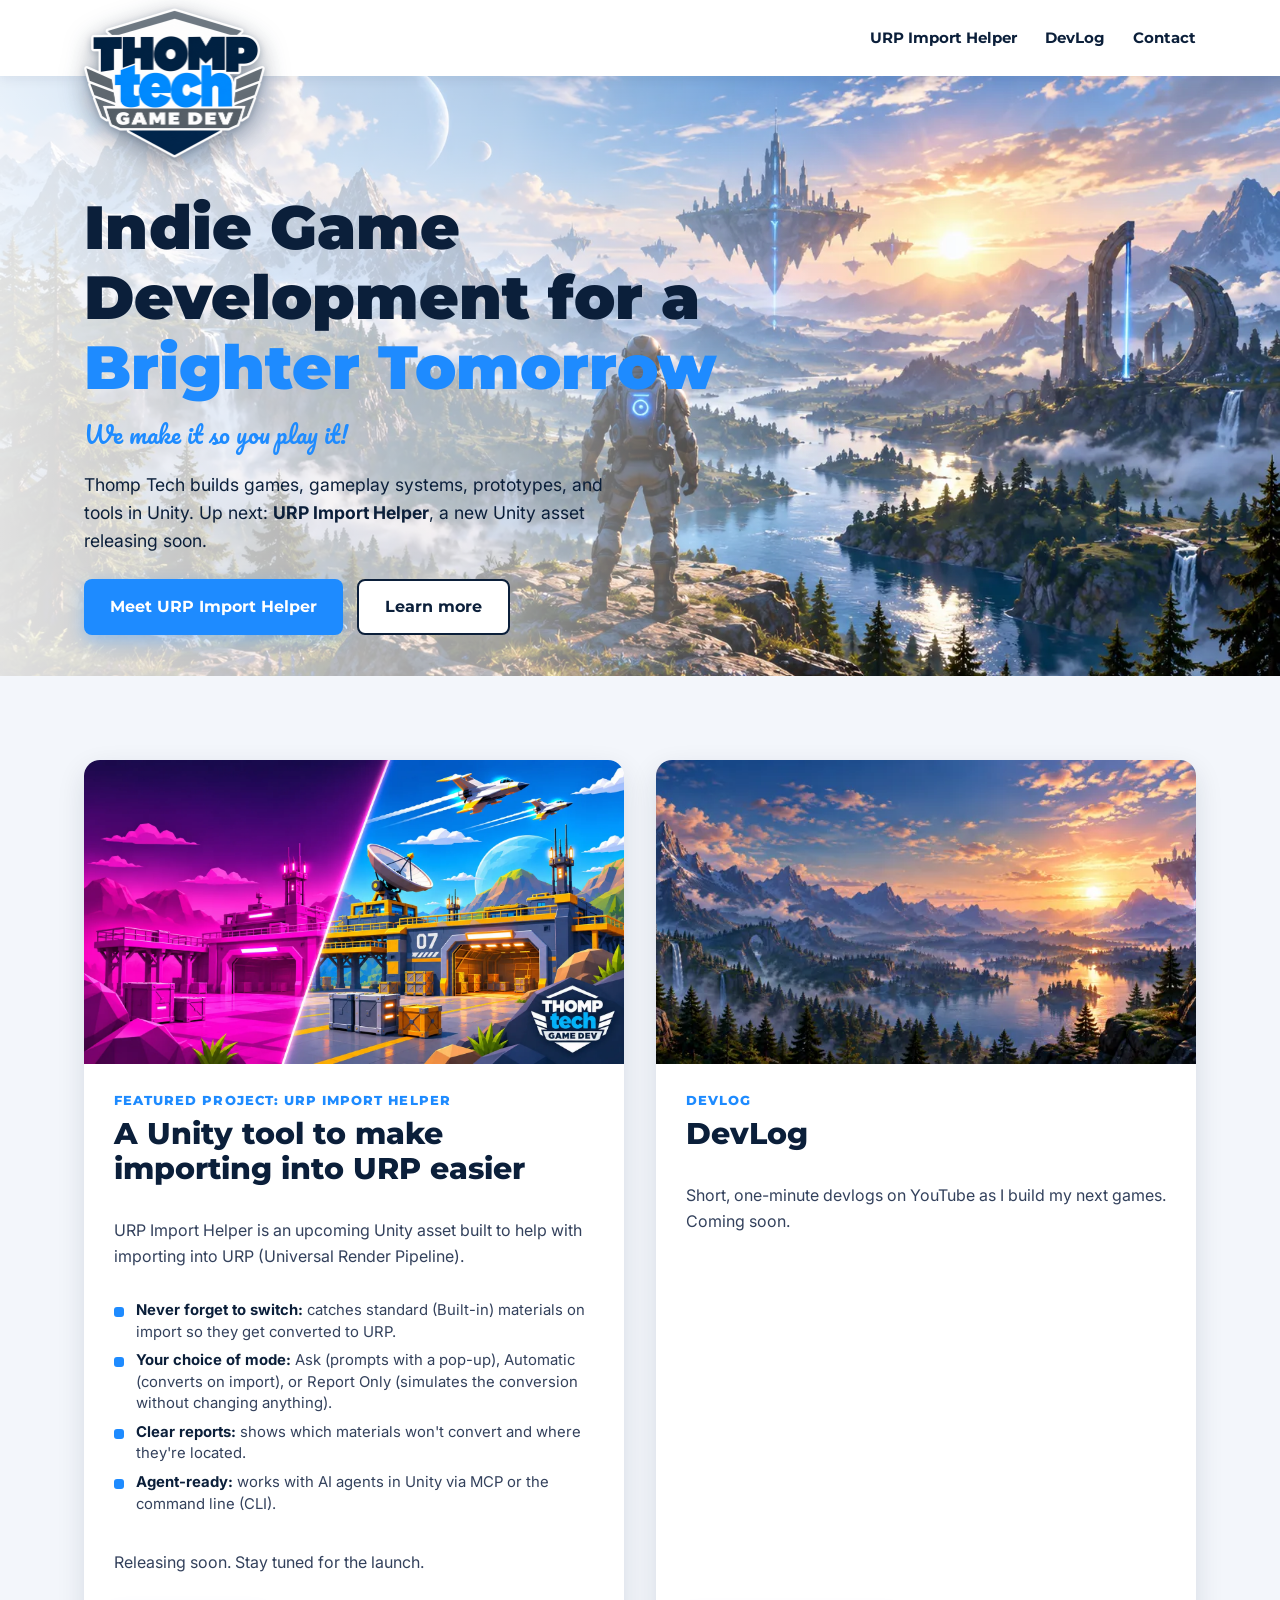
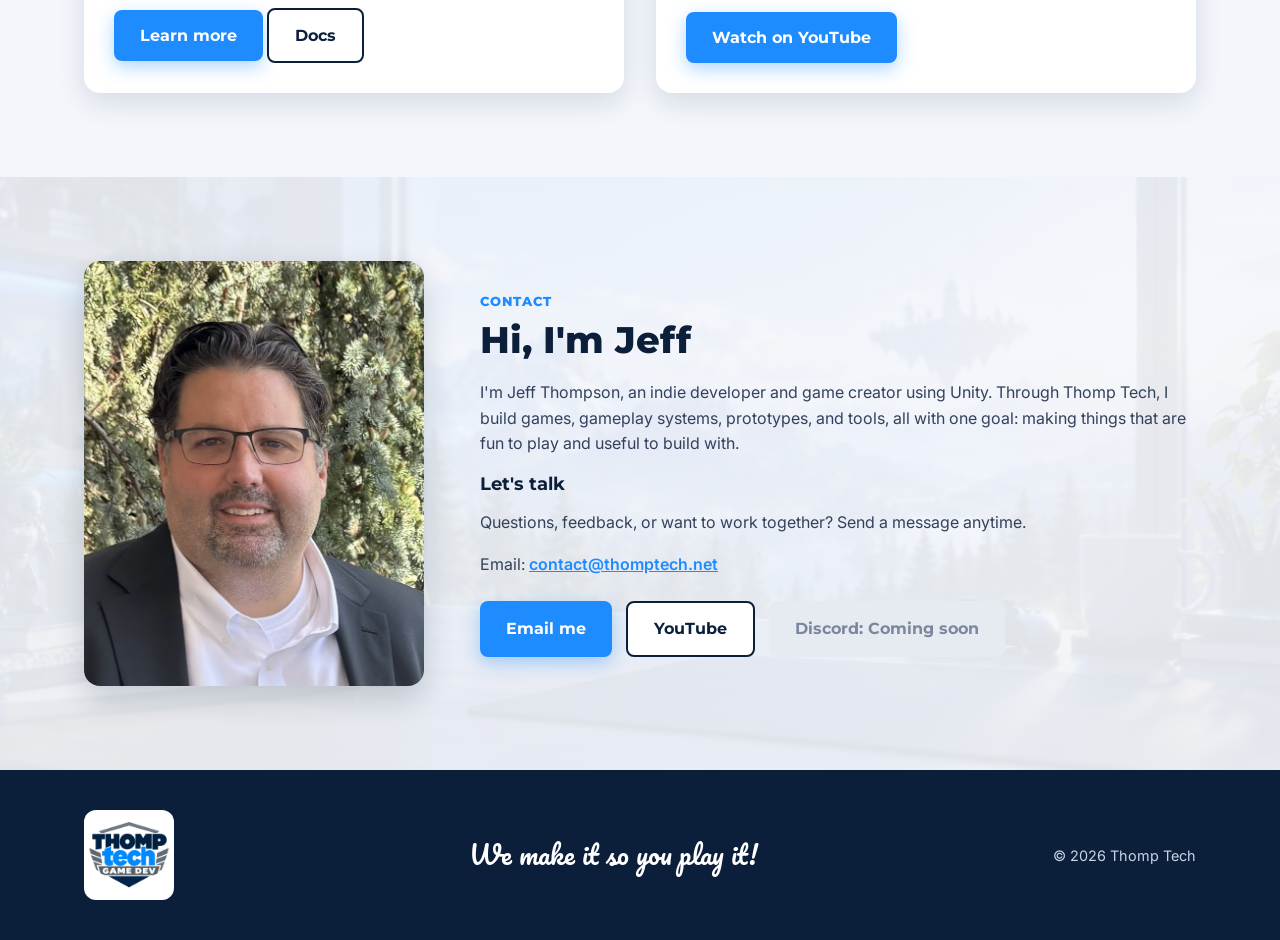
<file: index.html>
<!DOCTYPE html>
<html lang="en">
<head>
<meta charset="UTF-8"><meta name="viewport" content="width=device-width, initial-scale=1">
<title>Thomp Tech | Indie Game Development</title>
<meta name="description" content="Thomp Tech builds games, gameplay systems, prototypes, and tools in Unity. Up next: URP Import Helper.">
<link rel="icon" href="images/logo.webp">
<link rel="preconnect" href="https://fonts.googleapis.com"><link rel="preconnect" href="https://fonts.gstatic.com" crossorigin>
<link href="https://fonts.googleapis.com/css2?family=Montserrat:wght@600;700;800;900&family=Inter:wght@400;500;600&family=Pacifico&display=swap" rel="stylesheet">
<link rel="stylesheet" href="style.css">
  <link rel="icon" href="favicon.ico" sizes="any">
  <link rel="icon" type="image/png" href="favicon-32.png">
  <link rel="apple-touch-icon" href="apple-touch-icon.png">
</head>
<body>
<header class="site-header">
  <div class="wrap nav-row">
    <a href="#home" class="brand"><img src="images/logo-float.png?v=2" alt="Thomp Tech Game Dev logo"></a>
    <nav><a href="/urp-import-helper/">URP Import Helper</a><a href="#devlog">DevLog</a><a href="#contact">Contact</a></nav>
  </div>
</header>

<section id="home" class="hero">
  <div class="wrap hero-inner">
    <h1>Indie Game Development for a <span>Brighter Tomorrow</span></h1>
    <p class="tagline">We make it so you play it!</p>
    <p class="lead">Thomp Tech builds games, gameplay systems, prototypes, and tools in Unity. Up next: <strong>URP Import Helper</strong>, a new Unity asset releasing soon.</p>
    <div class="btns">
      <a class="btn primary" href="/urp-import-helper/">Meet URP Import Helper</a>
      <a class="btn outline" href="#devlog">Learn more</a>
    </div>
  </div>
</section>

<section class="section alt">
  <div class="wrap duo">
    <article id="urp" class="duo-card">
      <div class="duo-img"><img src="images/urpih-hero.webp" alt="Hangar scene split in two: broken pink Built-in materials on the left, the same models converted to URP on the right" loading="lazy"></div>
      <div class="duo-body">
        <p class="eyebrow">Featured Project: URP Import Helper</p>
        <h2>A Unity tool to make importing into URP easier</h2>
        <p>URP Import Helper is an upcoming Unity asset built to help with importing into URP (Universal Render Pipeline).</p>
        <ul class="features">
          <li><strong>Never forget to switch:</strong> catches standard (Built-in) materials on import so they get converted to URP.</li>
          <li><strong>Your choice of mode:</strong> Ask (prompts with a pop-up), Automatic (converts on import), or Report Only (simulates the conversion without changing anything).</li>
          <li><strong>Clear reports:</strong> shows which materials won't convert and where they're located.</li>
          <li><strong>Agent-ready:</strong> works with AI agents in Unity via MCP or the command line (CLI).</li>
        </ul>
        <p>Releasing soon. Stay tuned for the launch.</p>
        <div class="duo-btn"><a class="btn primary" href="/urp-import-helper/">Learn more</a> <a class="btn outline" href="/urp-import-helper/docs/">Docs</a></div>
      </div>
    </article>
    <article id="devlog" class="duo-card">
      <div class="duo-img"><img src="images/panorama.webp" alt="Fantasy castle panorama"></div>
      <div class="duo-body">
        <p class="eyebrow">DevLog</p>
        <h2>DevLog</h2>
        <p>Short, one-minute devlogs on YouTube as I build my next games. Coming soon.</p>
        <div class="duo-btn"><a class="btn primary" href="https://www.youtube.com/@thomptechdotnet" target="_blank" rel="noopener">Watch on YouTube</a></div>
      </div>
    </article>
  </div>
</section>

<section id="contact" class="section contact">
  <div class="wrap about">
    <img class="headshot" src="images/jeff.jpg" alt="Jeff Thompson">
    <div>
      <p class="eyebrow">Contact</p>
      <h2>Hi, I'm Jeff</h2>
      <p>I'm Jeff Thompson, an indie developer and game creator using Unity. Through Thomp Tech, I build games, gameplay systems, prototypes, and tools, all with one goal: making things that are fun to play and useful to build with.</p>
      <h3>Let's talk</h3>
      <p>Questions, feedback, or want to work together? Send a message anytime.</p>
      <p class="email">Email: <a href="mailto:contact@thomptech.net">contact@thomptech.net</a></p>
      <div class="btns">
        <a class="btn primary" href="mailto:contact@thomptech.net">Email me</a>
        <a class="btn outline" href="https://www.youtube.com/@thomptechdotnet" target="_blank" rel="noopener">YouTube</a>
        <span class="btn disabled">Discord: Coming soon</span>
      </div>
    </div>
  </div>
</section>

<footer class="site-footer">
  <div class="wrap foot-row">
    <img src="images/logo-transparent.png" alt="Thomp Tech logo">
    <p class="script">We make it so you play it!</p>
    <p class="copy">&copy; 2026 Thomp Tech</p>
  </div>
</footer>
<script>(()=>{const h=document.querySelector(".site-header"),f=()=>h.classList.toggle("scrolled",scrollY>40);addEventListener("scroll",f,{passive:true});f()})();</script>
</body>
</html>
</file>
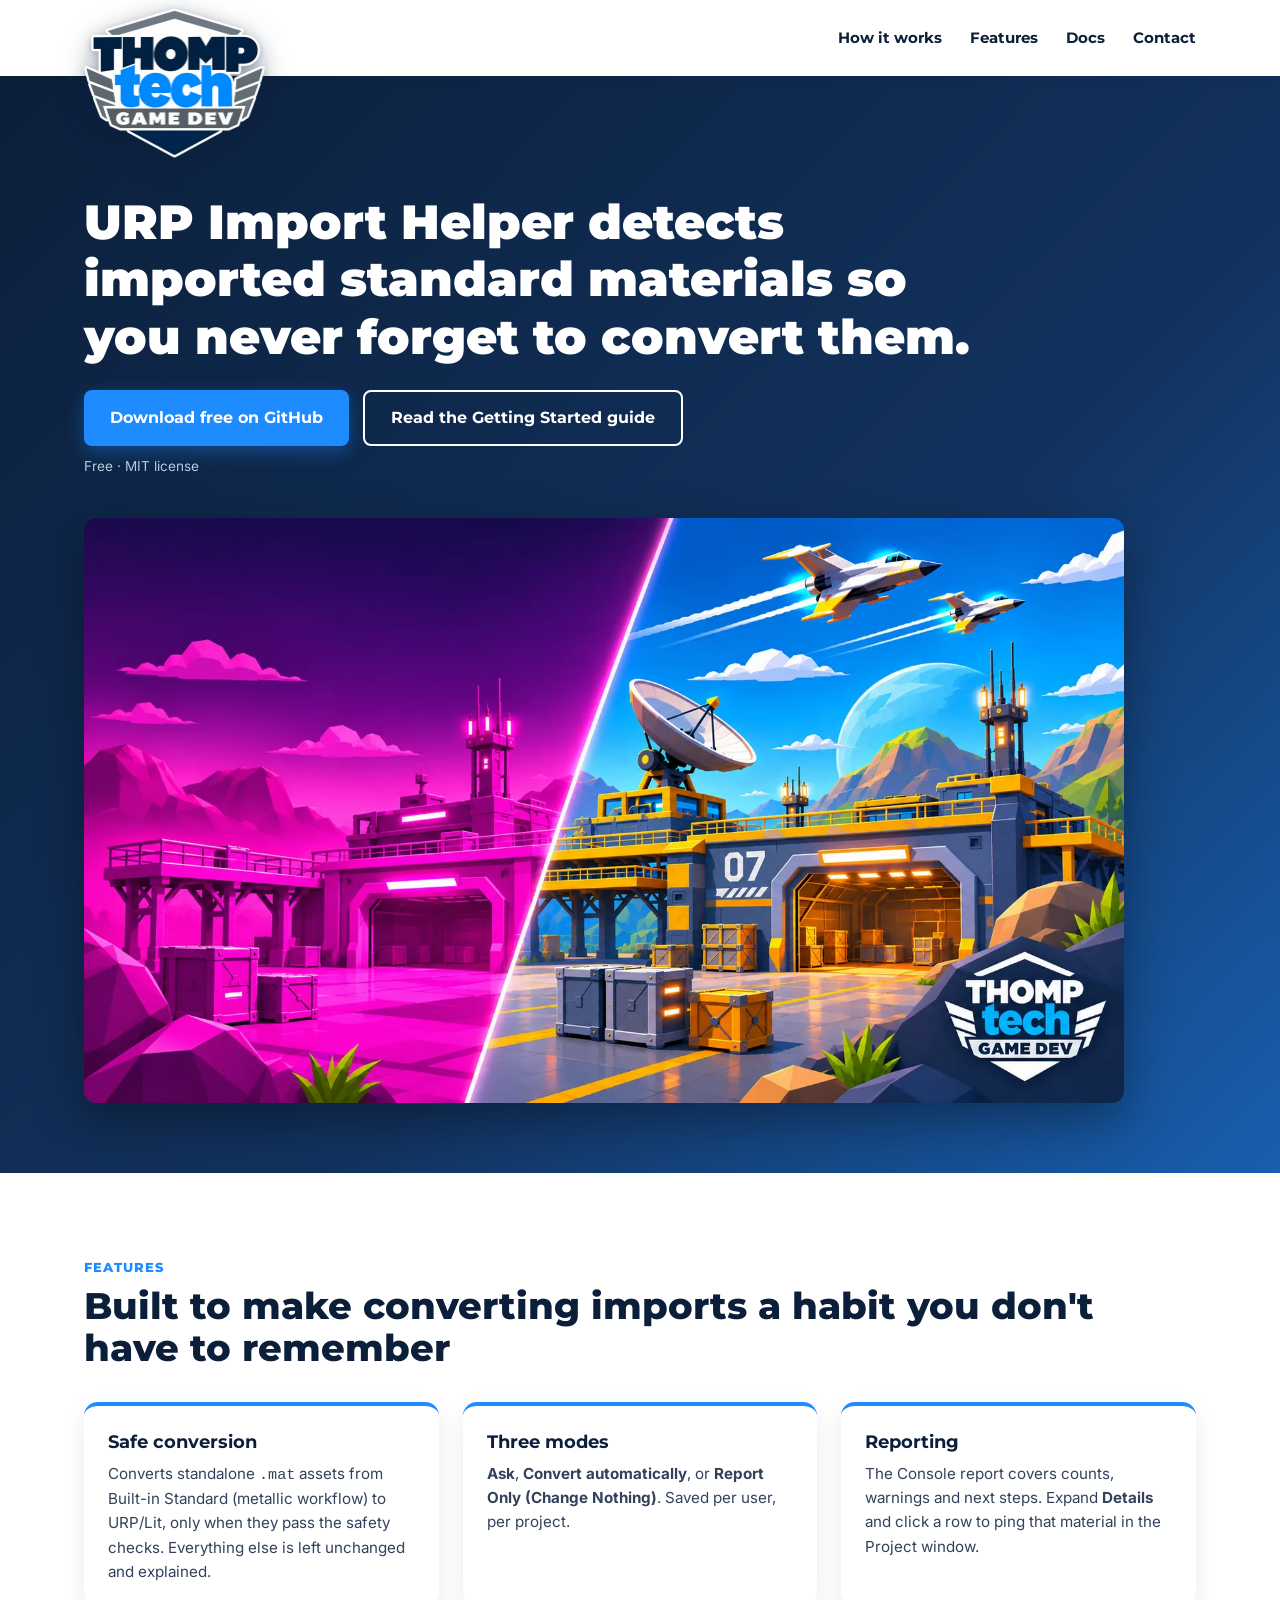
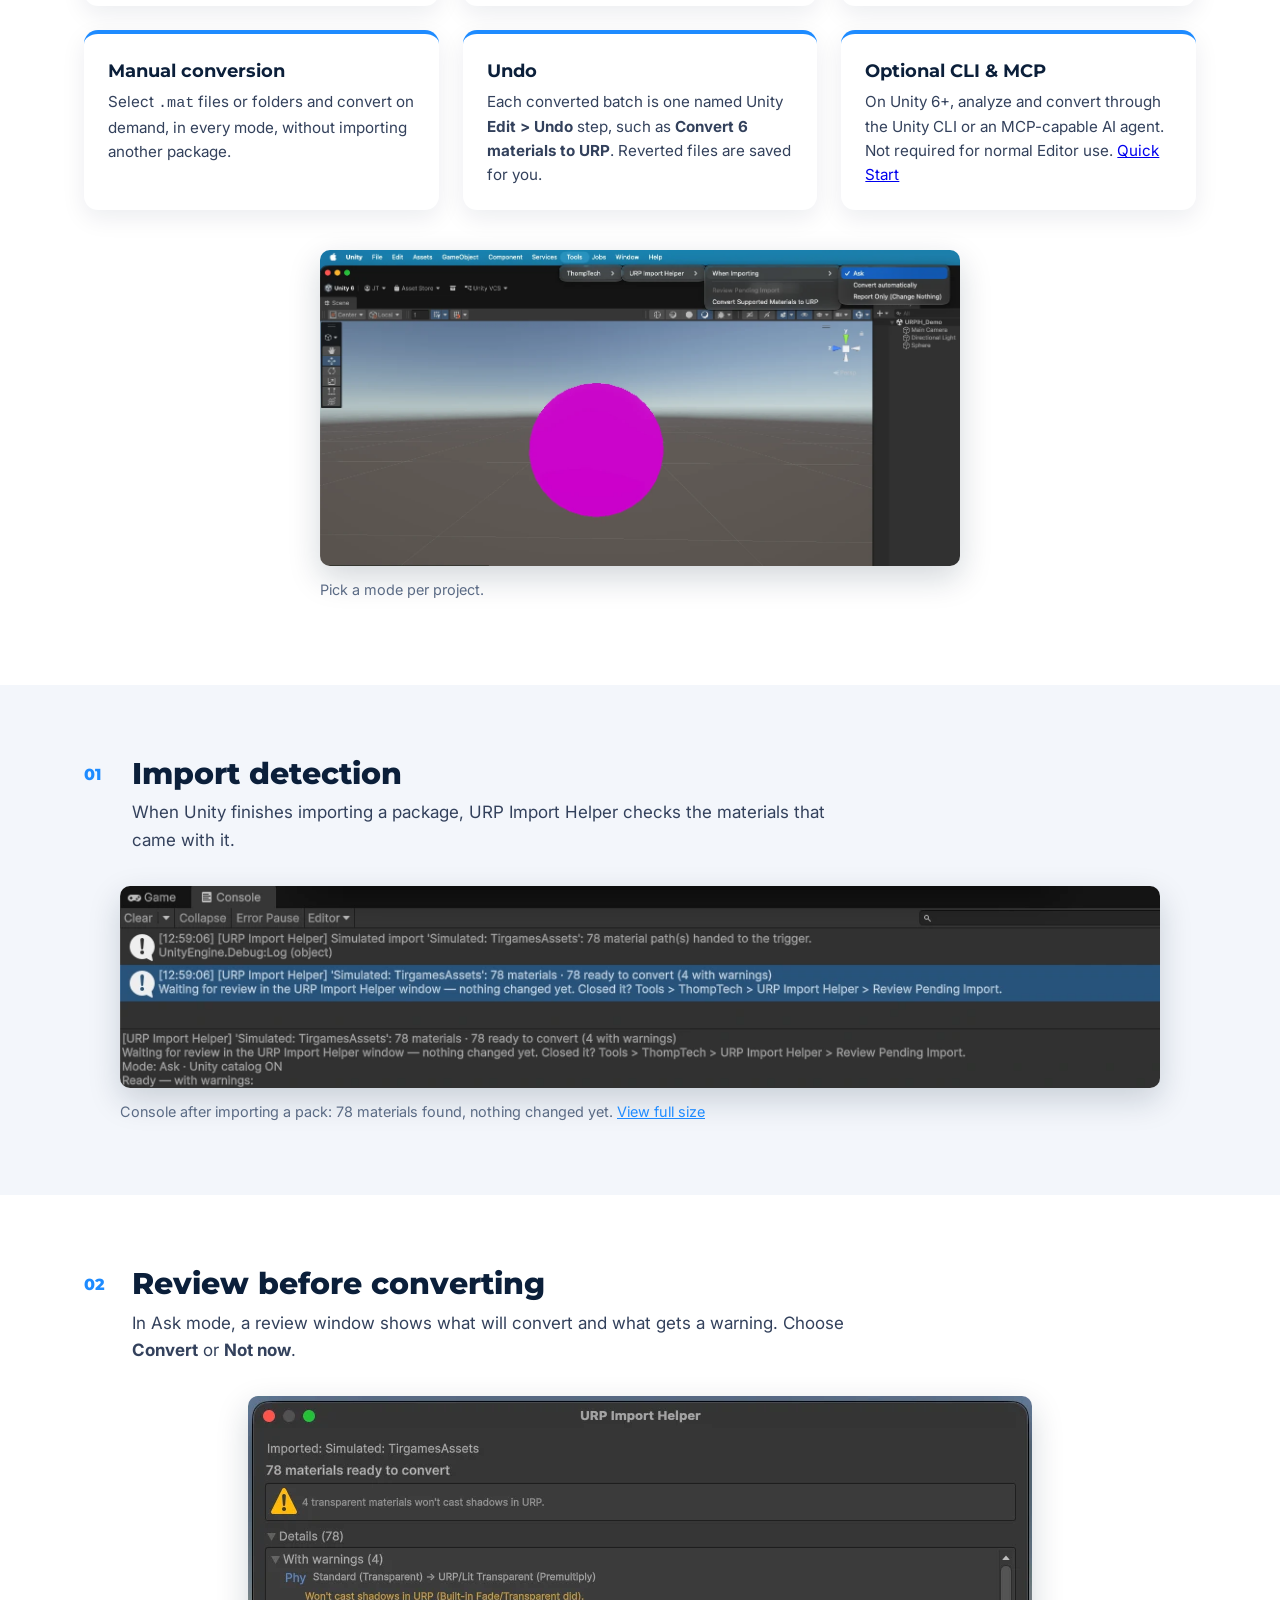
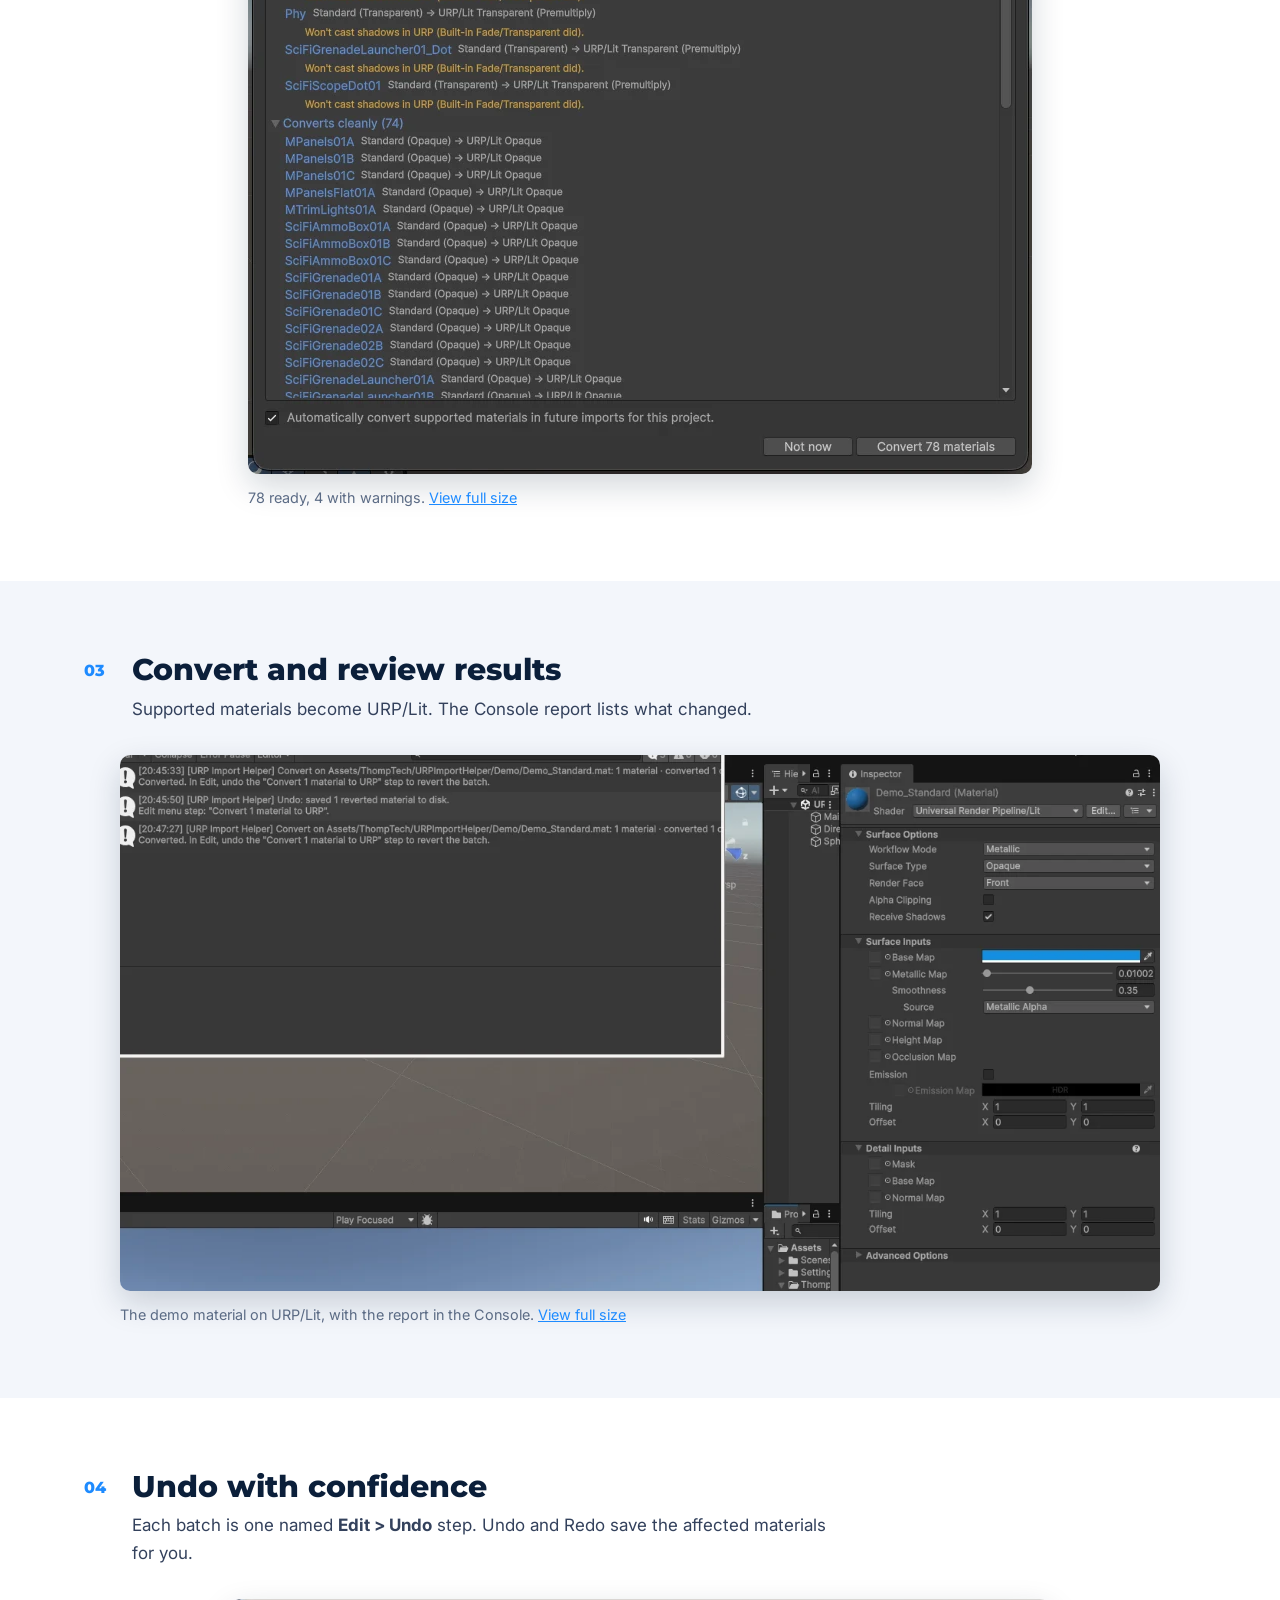
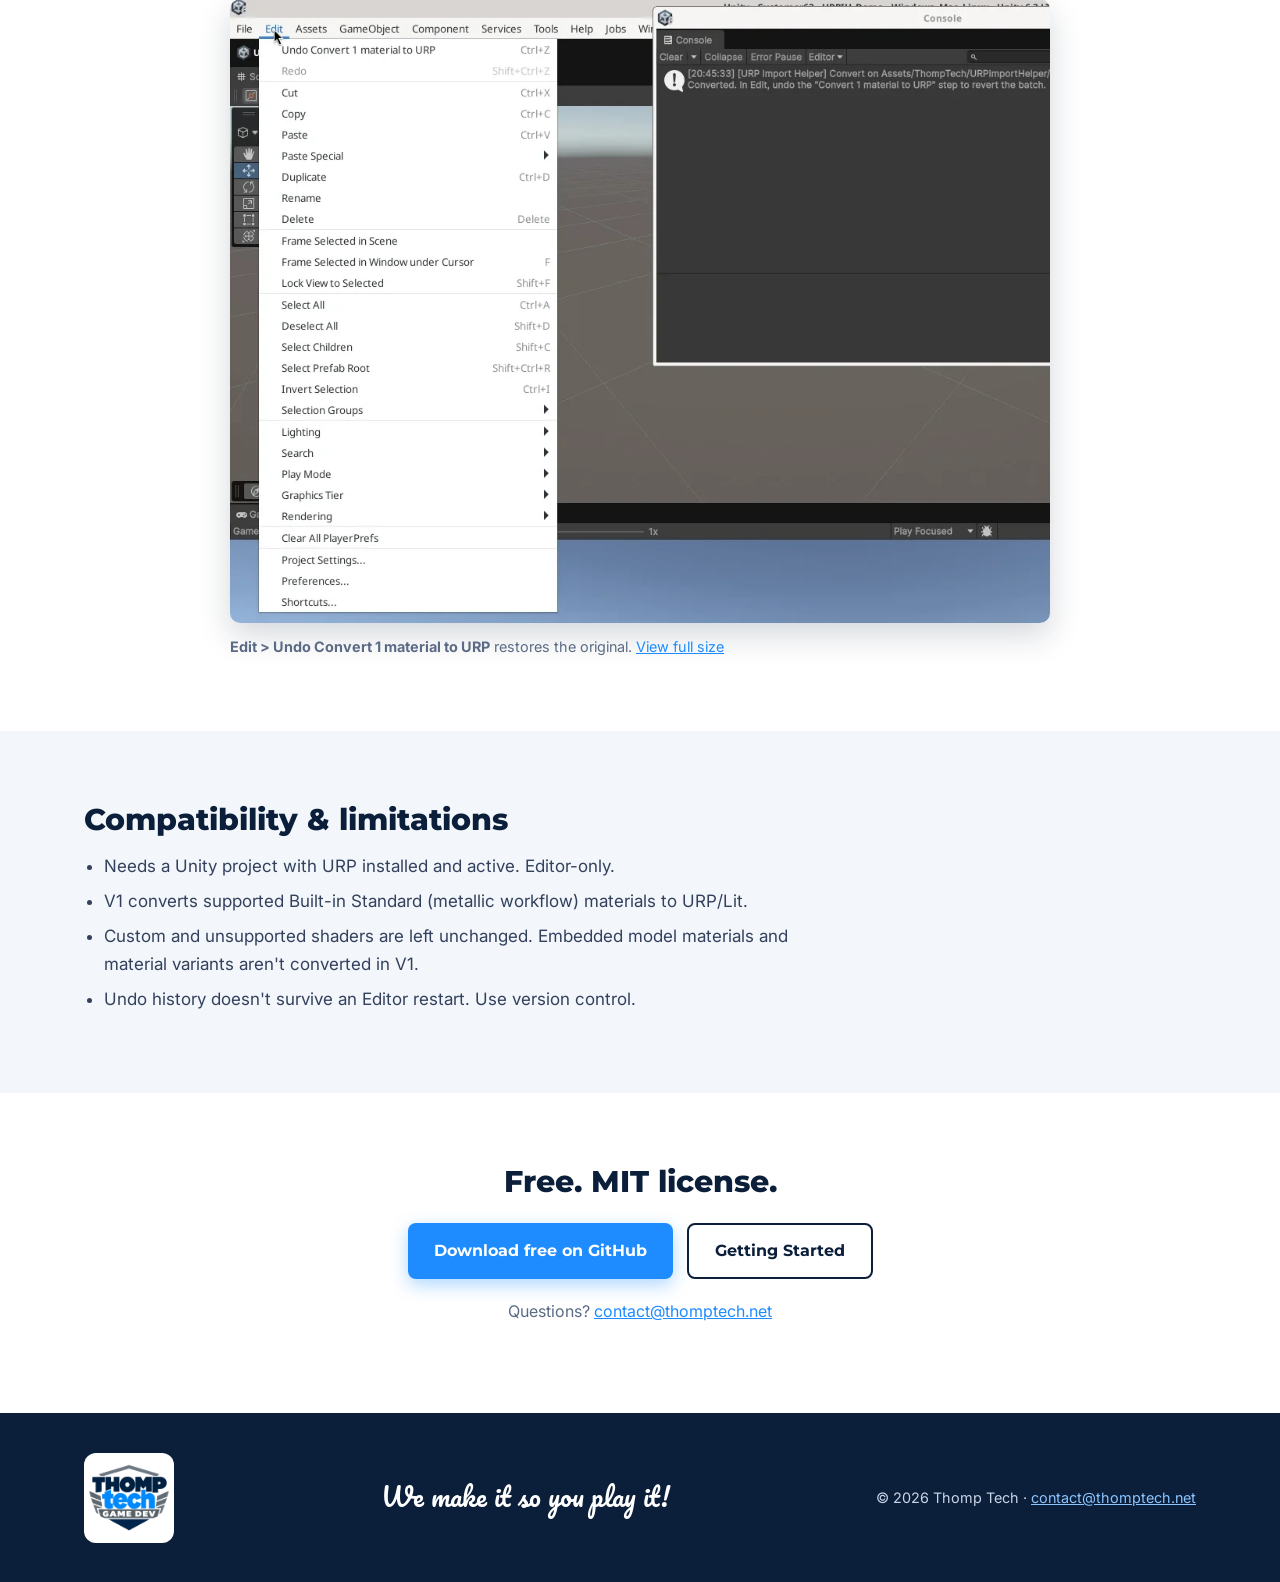
<file: urp-import-helper/index.html>
<!DOCTYPE html>
<html lang="en">
<head>
<meta charset="UTF-8"><meta name="viewport" content="width=device-width, initial-scale=1">
<title>URP Import Helper | Thomp Tech</title>
<meta name="description" content="URP Import Helper detects materials from imported Unity asset packages so you never forget to convert them.">
<link rel="preconnect" href="https://fonts.googleapis.com"><link rel="preconnect" href="https://fonts.gstatic.com" crossorigin>
<link href="https://fonts.googleapis.com/css2?family=Montserrat:wght@600;700;800;900&family=Inter:wght@400;500;600&family=Pacifico&display=swap" rel="stylesheet">
<link rel="stylesheet" href="/style.css"><link rel="stylesheet" href="/urp-import-helper/urpih.css"><link rel="stylesheet" href="/js/lightbox.css">
<link rel="icon" href="/favicon.ico" sizes="any"><link rel="icon" type="image/png" href="/favicon-32.png"><link rel="apple-touch-icon" href="/apple-touch-icon.png">
</head>
<body>
<header class="site-header">
  <div class="wrap nav-row">
    <a href="/" class="brand"><img src="/images/logo-float.png?v=2" alt="Thomp Tech Game Dev logo"></a>
    <nav><a href="#how">How it works</a><a href="#features">Features</a><a href="/urp-import-helper/docs/">Docs</a><a href="/#contact">Contact</a></nav>
  </div>
</header>

<section class="urp-hero">
  <div class="wrap">
    <h1>URP Import Helper detects imported standard materials so you never forget to convert them.</h1>
    <div class="btns">
      <a class="btn primary" href="https://github.com/Thomp-Tech/Unity-URP-Import-Helper/releases/latest">Download free on GitHub</a>
      <a class="btn outline" href="/urp-import-helper/docs/">Read the Getting Started guide</a>
    </div>
    <p class="store-note">Free · MIT license</p>
    <figure class="shot urp-hero-shot"><img src="/images/urpih-hero.webp" alt="Hangar scene split in two: broken pink Built-in materials on the left, the same models converted to URP on the right" width="1600" height="900"></figure>
  </div>
</section>

<section id="features" class="section">
  <div class="wrap">
    <p class="eyebrow">Features</p>
    <h2>Built to make converting imports a habit you don't have to remember</h2>
    <div class="feat-grid">
      <div class="feat"><h3>Safe conversion</h3><p>Converts standalone <code>.mat</code> assets from Built-in Standard (metallic workflow) to URP/Lit, only when they pass the safety checks. Everything else is left unchanged and explained.</p></div>
      <div class="feat"><h3>Three modes</h3><p><strong>Ask</strong>, <strong>Convert automatically</strong>, or <strong>Report Only (Change Nothing)</strong>. Saved per user, per project.</p></div>
      <div class="feat"><h3>Reporting</h3><p>The Console report covers counts, warnings and next steps. Expand <strong>Details</strong> and click a row to ping that material in the Project window.</p></div>
      <div class="feat"><h3>Manual conversion</h3><p>Select <code>.mat</code> files or folders and convert on demand, in every mode, without importing another package.</p></div>
      <div class="feat"><h3>Undo</h3><p>Each converted batch is one named Unity <strong>Edit &gt; Undo</strong> step, such as <strong>Convert 6 materials to URP</strong>. Reverted files are saved for you.</p></div>
      <div class="feat"><h3>Optional CLI &amp; MCP</h3><p>On Unity 6+, analyze and convert through the Unity CLI or an MCP-capable AI agent. Not required for normal Editor use. <a href="/urp-import-helper/docs/cli-mcp/">Quick Start</a></p></div>
    </div>
    <figure class="walk-shot small"><a href="img/tools-menu.webp" target="_blank" rel="noopener"><img src="img/tools-menu.webp" alt="Tools > ThompTech > URP Import Helper > When Importing menu showing Ask, Convert automatically and Report Only (Change Nothing)" loading="lazy"></a><figcaption>Pick a mode per project.</figcaption></figure>
  </div>
</section>
<section id="how" class="walk alt">
  <div class="wrap">
    <div class="walk-head"><span class="walk-num">01</span><div><h2>Import detection</h2><p>When Unity finishes importing a package, URP Import Helper checks the materials that came with it.</p></div></div>
    <figure class="walk-shot"><a href="img/import-detected.webp" target="_blank" rel="noopener"><img src="img/import-detected.webp" alt="Unity Console: Simulated import of TirgamesAssets, 78 material paths handed to the trigger, 78 ready to convert with 4 warnings" width="1080" height="210" loading="lazy"></a><figcaption>Console after importing a pack: 78 materials found, nothing changed yet. <a href="img/import-detected.webp" target="_blank" rel="noopener">View full size</a></figcaption></figure>
  </div>
</section>
<section class="walk">
  <div class="wrap">
    <div class="walk-head"><span class="walk-num">02</span><div><h2>Review before converting</h2><p>In Ask mode, a review window shows what will convert and what gets a warning. Choose <strong>Convert</strong> or <strong>Not now</strong>.</p></div></div>
    <figure class="walk-shot w-784"><a href="img/review-window.webp" target="_blank" rel="noopener"><img src="img/review-window.webp" alt="URP Import Helper review window: 78 materials ready to convert, 4 transparent materials with shadow warnings, Not now and Convert 78 materials buttons" width="784" height="678" loading="lazy"></a><figcaption>78 ready, 4 with warnings. <a href="img/review-window.webp" target="_blank" rel="noopener">View full size</a></figcaption></figure>
  </div>
</section>
<section class="walk alt">
  <div class="wrap">
    <div class="walk-head"><span class="walk-num">03</span><div><h2>Convert and review results</h2><p>Supported materials become URP/Lit. The Console report lists what changed.</p></div></div>
    <figure class="walk-shot"><a href="img/after-convert.webp" target="_blank" rel="noopener"><img src="img/after-convert-crop.webp" alt="Demo material converted: Inspector shows Universal Render Pipeline/Lit and the Console shows the conversion report" width="1358" height="700" loading="lazy"></a><figcaption>The demo material on URP/Lit, with the report in the Console. <a href="img/after-convert.webp" target="_blank" rel="noopener">View full size</a></figcaption></figure>
  </div>
</section>
<section class="walk">
  <div class="wrap">
    <div class="walk-head"><span class="walk-num">04</span><div><h2>Undo with confidence</h2><p>Each batch is one named <strong>Edit &gt; Undo</strong> step. Undo and Redo save the affected materials for you.</p></div></div>
    <figure class="walk-shot w-820"><a href="img/edit-undo.webp" target="_blank" rel="noopener"><img src="img/edit-undo-crop.webp" alt="Unity Edit menu showing Undo Convert 1 material to URP" width="1050" height="800" loading="lazy"></a><figcaption><strong>Edit &gt; Undo Convert 1 material to URP</strong> restores the original. <a href="img/edit-undo.webp" target="_blank" rel="noopener">View full size</a></figcaption></figure>
  </div>
</section>
<section class="more alt">
  <div class="wrap">
    <h2>Compatibility &amp; limitations</h2>
    <ul class="limits">
      <li>Needs a Unity project with URP installed and active. Editor-only.</li>
      <li>V1 converts supported Built-in Standard (metallic workflow) materials to URP/Lit.</li>
      <li>Custom and unsupported shaders are left unchanged. Embedded model materials and material variants aren't converted in V1.</li>
      <li>Undo history doesn't survive an Editor restart. Use version control.</li>
    </ul>
  </div>
</section>
<section class="walk-cta">
  <div class="wrap center">
    <h2>Free. MIT license.</h2>
    <div class="btns center-btns">
      <a class="btn primary" href="https://github.com/Thomp-Tech/Unity-URP-Import-Helper/releases/latest">Download free on GitHub</a>
      <a class="btn outline" href="/urp-import-helper/docs/">Getting Started</a>
    </div>
    <p class="support">Questions? <a href="mailto:contact@thomptech.net">contact@thomptech.net</a></p>
  </div>
</section>

<footer class="site-footer">
  <div class="wrap foot-row">
    <img src="/images/logo-transparent.png" alt="Thomp Tech logo">
    <p class="script">We make it so you play it!</p>
    <p class="copy">&copy; 2026 Thomp Tech &middot; <a href="mailto:contact@thomptech.net">contact@thomptech.net</a></p>
  </div>
</footer>
<script>(()=>{const h=document.querySelector(".site-header"),f=()=>h.classList.toggle("scrolled",scrollY>40);addEventListener("scroll",f,{passive:true});f()})();</script>
<script src="/js/lightbox.js" defer></script>
</body>
</html>
</file>
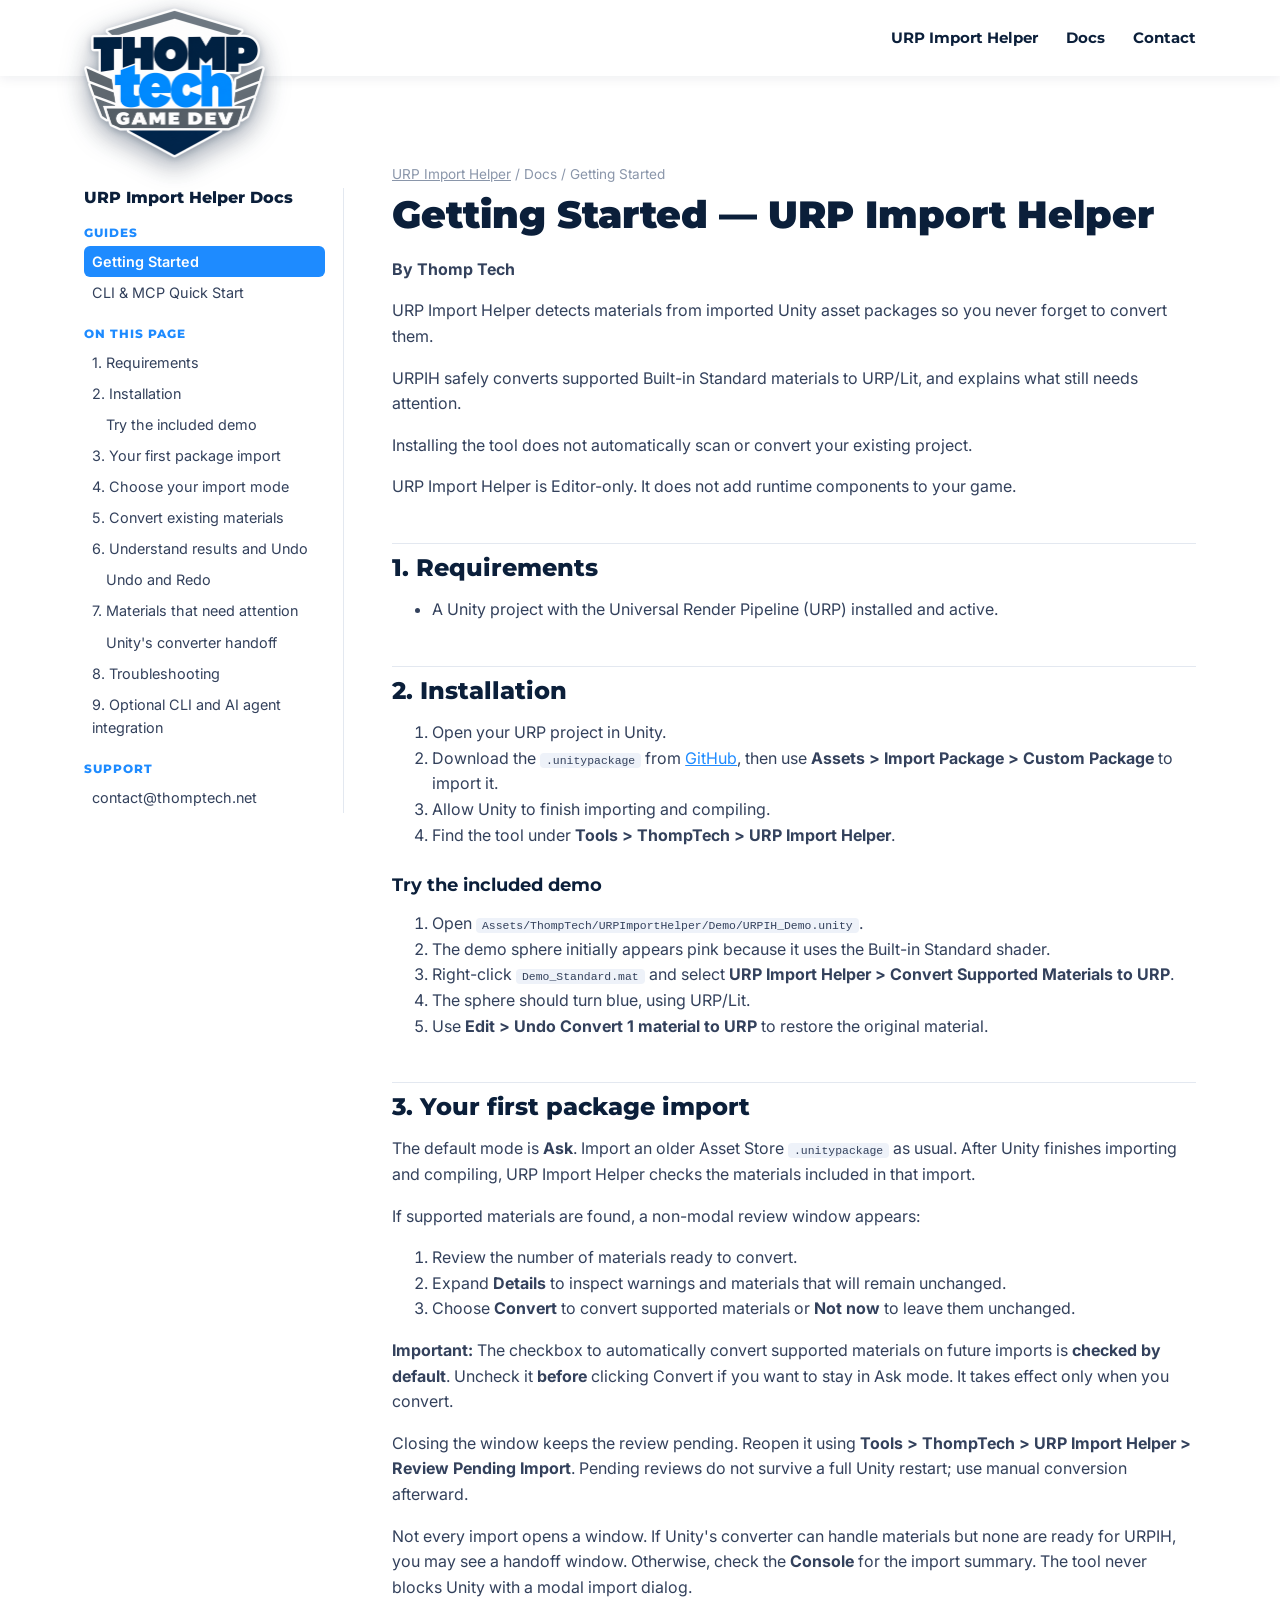
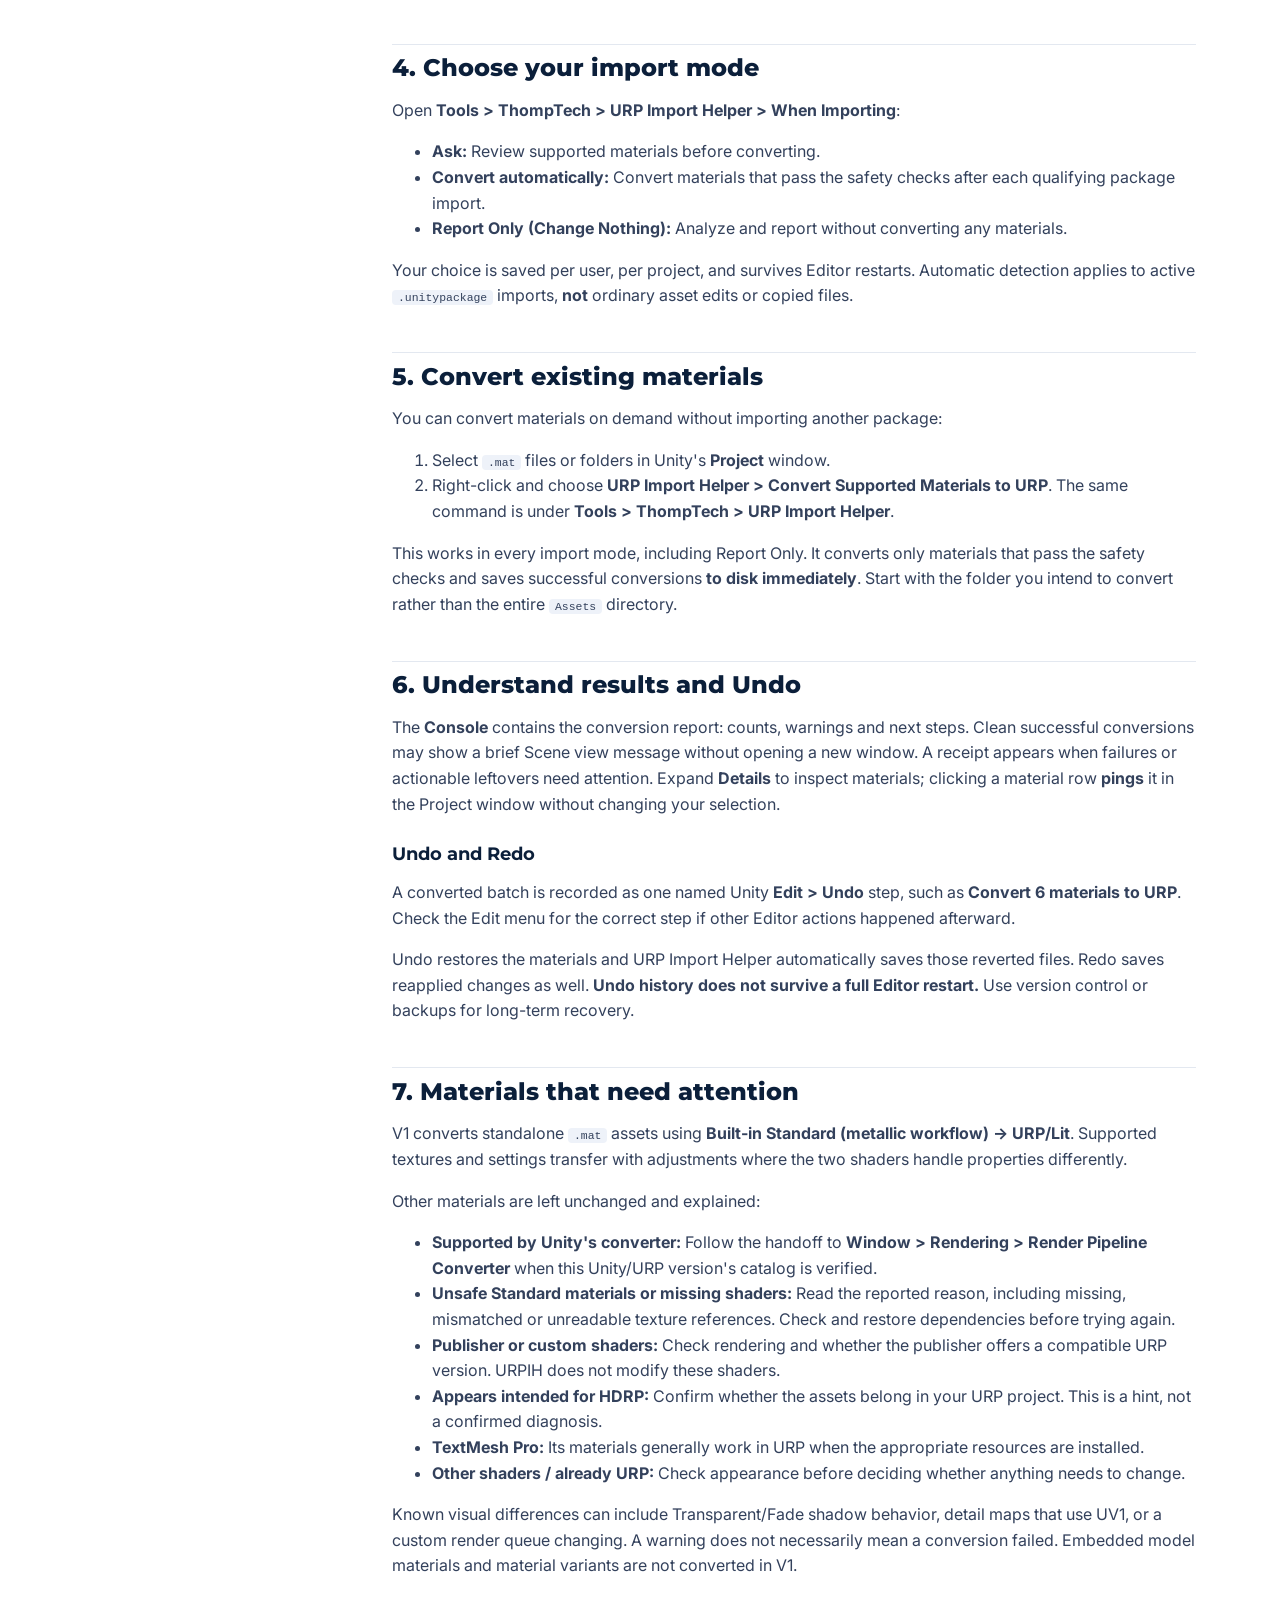
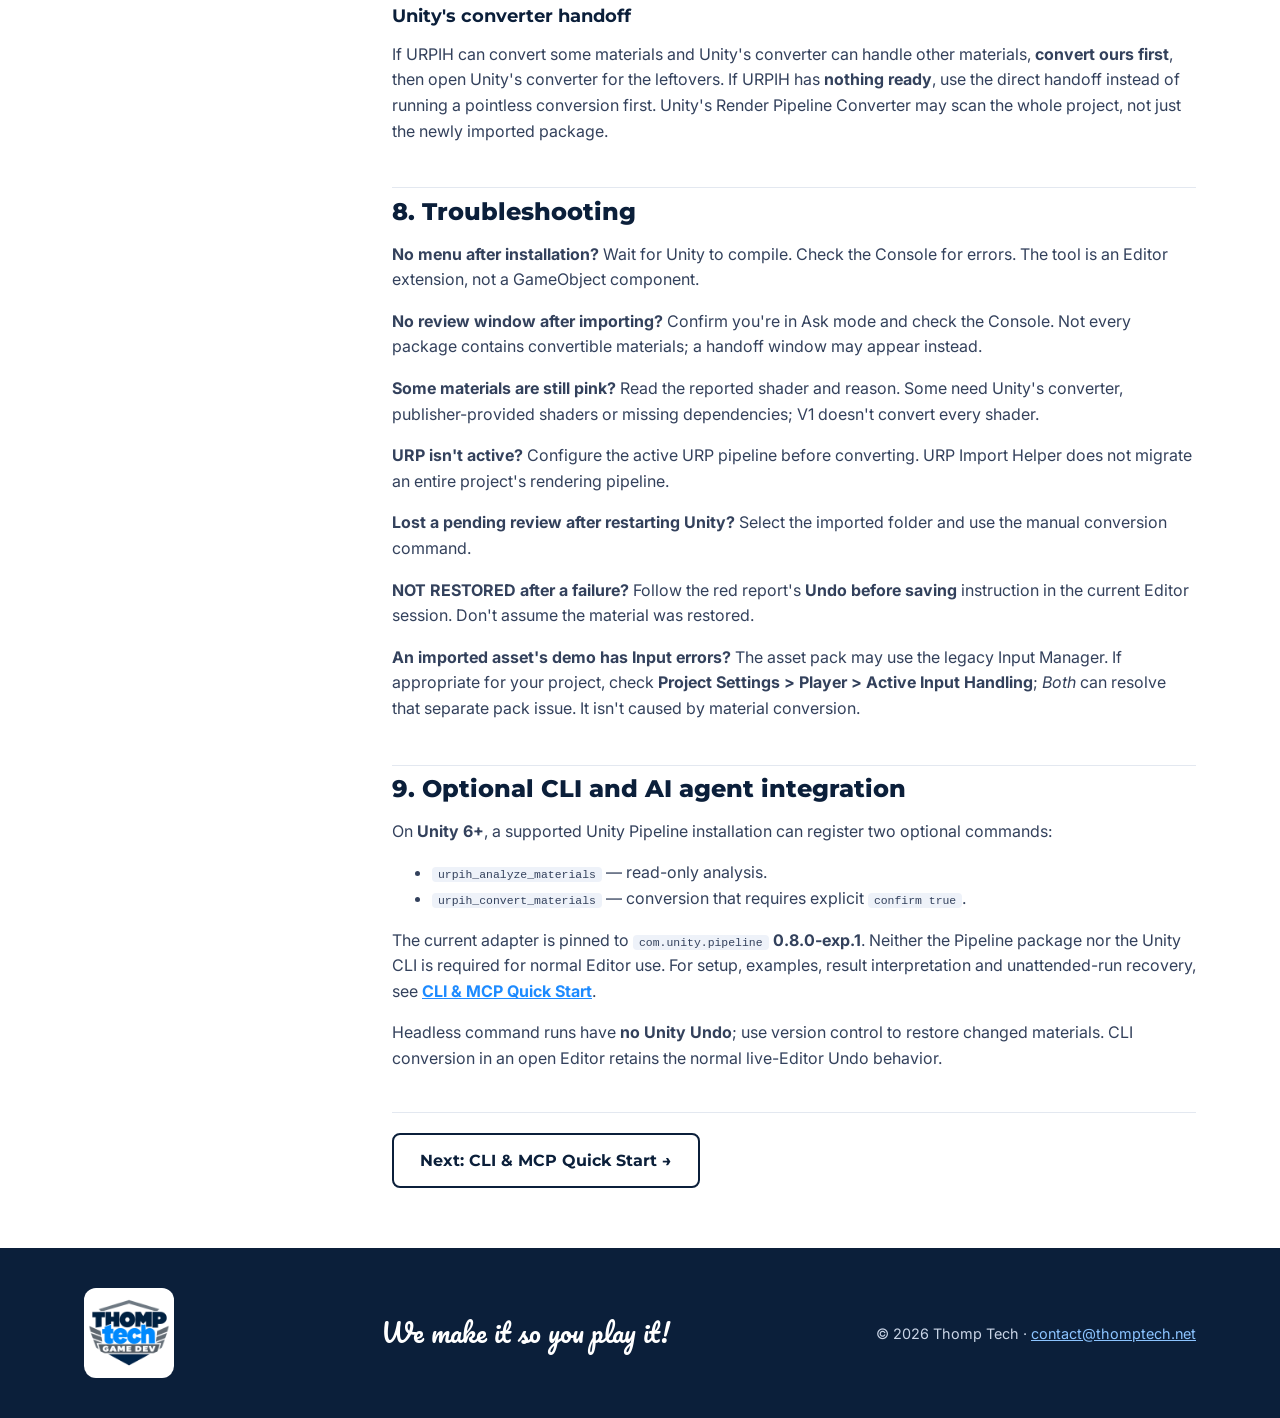
<file: urp-import-helper/docs/index.html>
<!DOCTYPE html>
<html lang="en">
<head>
<meta charset="UTF-8"><meta name="viewport" content="width=device-width, initial-scale=1">
<title>Getting Started | URP Import Helper Docs | Thomp Tech</title>
<meta name="description" content="Getting Started guide for URP Import Helper by Thomp Tech.">
<link rel="preconnect" href="https://fonts.googleapis.com"><link rel="preconnect" href="https://fonts.gstatic.com" crossorigin>
<link href="https://fonts.googleapis.com/css2?family=Montserrat:wght@600;700;800;900&family=Inter:wght@400;500;600&family=Pacifico&display=swap" rel="stylesheet">
<link rel="stylesheet" href="/style.css"><link rel="stylesheet" href="/urp-import-helper/urpih.css">
<link rel="icon" href="/favicon.ico" sizes="any"><link rel="icon" type="image/png" href="/favicon-32.png"><link rel="apple-touch-icon" href="/apple-touch-icon.png">
</head>
<body class="docs-page">
<header class="site-header">
  <div class="wrap nav-row">
    <a href="/" class="brand"><img src="/images/logo-float.png?v=2" alt="Thomp Tech Game Dev logo"></a>
    <nav><a href="/urp-import-helper/">URP Import Helper</a><a href="/urp-import-helper/docs/">Docs</a><a href="/#contact">Contact</a></nav>
  </div>
</header>
<div class="wrap docs-layout">
<aside class="docs-side">
  <details open id="docs-toc"><summary>URP Import Helper Docs</summary><script>if(matchMedia("(max-width:900px)").matches)document.getElementById("docs-toc").open=false</script>
  <p class="side-h">Guides</p>
  <ul><li><a href="/urp-import-helper/docs/" class="active">Getting Started</a></li><li><a href="/urp-import-helper/docs/cli-mcp/">CLI &amp; MCP Quick Start</a></li></ul>
  <p class="side-h">On this page</p>
  
<ul>
<li><a href="#1-requirements">1. Requirements</a></li>
<li><a href="#2-installation">2. Installation</a><ul>
<li><a href="#try-the-included-demo">Try the included demo</a></li>
</ul>
</li>
<li><a href="#3-your-first-package-import">3. Your first package import</a></li>
<li><a href="#4-choose-your-import-mode">4. Choose your import mode</a></li>
<li><a href="#5-convert-existing-materials">5. Convert existing materials</a></li>
<li><a href="#6-understand-results-and-undo">6. Understand results and Undo</a><ul>
<li><a href="#undo-and-redo">Undo and Redo</a></li>
</ul>
</li>
<li><a href="#7-materials-that-need-attention">7. Materials that need attention</a><ul>
<li><a href="#unitys-converter-handoff">Unity's converter handoff</a></li>
</ul>
</li>
<li><a href="#8-troubleshooting">8. Troubleshooting</a></li>
<li><a href="#9-optional-cli-and-ai-agent-integration">9. Optional CLI and AI agent integration</a></li>
</ul>


  <p class="side-h">Support</p>
  <ul><li><a href="mailto:contact@thomptech.net">contact@thomptech.net</a></li></ul>
  </details>
</aside>
<main class="docs-main">
<p class="crumbs"><a href="/urp-import-helper/">URP Import Helper</a> / Docs / Getting Started</p>
<h1 id="getting-started-urp-import-helper">Getting Started — URP Import Helper</h1>
<p><strong>By Thomp Tech</strong></p>
<p>URP Import Helper detects materials from imported Unity asset packages so you never forget to convert them.</p>
<p>URPIH safely converts supported Built-in Standard materials to URP/Lit, and explains what still needs attention.</p>
<p>Installing the tool does not automatically scan or convert your existing project.</p>
<p>URP Import Helper is Editor-only. It does not add runtime components to your game.</p>
<h2 id="1-requirements">1. Requirements</h2>
<ul>
<li>A Unity project with the Universal Render Pipeline (URP) installed and active.</li>
</ul>
<h2 id="2-installation">2. Installation</h2>
<ol>
<li>Open your URP project in Unity.</li>
<li>Download the <code>.unitypackage</code> from <a href="https://github.com/Thomp-Tech/Unity-URP-Import-Helper/releases/latest">GitHub</a>, then use <strong>Assets &gt; Import Package &gt; Custom Package</strong> to import it.</li>
<li>Allow Unity to finish importing and compiling.</li>
<li>Find the tool under <strong>Tools &gt; ThompTech &gt; URP Import Helper</strong>.</li>
</ol>
<h3 id="try-the-included-demo">Try the included demo</h3>
<ol>
<li>Open <code>Assets/ThompTech/URPImportHelper/Demo/URPIH_Demo.unity</code>.</li>
<li>The demo sphere initially appears pink because it uses the Built-in Standard shader.</li>
<li>Right-click <code>Demo_Standard.mat</code> and select <strong>URP Import Helper &gt; Convert Supported Materials to URP</strong>.</li>
<li>The sphere should turn blue, using URP/Lit.</li>
<li>Use <strong>Edit &gt; Undo Convert 1 material to URP</strong> to restore the original material.</li>
</ol>
<h2 id="3-your-first-package-import">3. Your first package import</h2>
<p>The default mode is <strong>Ask</strong>. Import an older Asset Store <code>.unitypackage</code> as usual. After Unity finishes importing and compiling, URP Import Helper checks the materials included in that import.</p>
<p>If supported materials are found, a non-modal review window appears:</p>
<ol>
<li>Review the number of materials ready to convert.</li>
<li>Expand <strong>Details</strong> to inspect warnings and materials that will remain unchanged.</li>
<li>Choose <strong>Convert</strong> to convert supported materials or <strong>Not now</strong> to leave them unchanged.</li>
</ol>
<p><strong>Important:</strong> The checkbox to automatically convert supported materials on future imports is <strong>checked by default</strong>. Uncheck it <strong>before</strong> clicking Convert if you want to stay in Ask mode. It takes effect only when you convert.</p>
<p>Closing the window keeps the review pending. Reopen it using <strong>Tools &gt; ThompTech &gt; URP Import Helper &gt; Review Pending Import</strong>. Pending reviews do not survive a full Unity restart; use manual conversion afterward.</p>
<p>Not every import opens a window. If Unity's converter can handle materials but none are ready for URPIH, you may see a handoff window. Otherwise, check the <strong>Console</strong> for the import summary. The tool never blocks Unity with a modal import dialog.</p>
<h2 id="4-choose-your-import-mode">4. Choose your import mode</h2>
<p>Open <strong>Tools &gt; ThompTech &gt; URP Import Helper &gt; When Importing</strong>:</p>
<ul>
<li><strong>Ask:</strong> Review supported materials before converting.</li>
<li><strong>Convert automatically:</strong> Convert materials that pass the safety checks after each qualifying package import.</li>
<li><strong>Report Only (Change Nothing):</strong> Analyze and report without converting any materials.</li>
</ul>
<p>Your choice is saved per user, per project, and survives Editor restarts. Automatic detection applies to active <code>.unitypackage</code> imports, <strong>not</strong> ordinary asset edits or copied files.</p>
<h2 id="5-convert-existing-materials">5. Convert existing materials</h2>
<p>You can convert materials on demand without importing another package:</p>
<ol>
<li>Select <code>.mat</code> files or folders in Unity's <strong>Project</strong> window.</li>
<li>Right-click and choose <strong>URP Import Helper &gt; Convert Supported Materials to URP</strong>. The same command is under <strong>Tools &gt; ThompTech &gt; URP Import Helper</strong>.</li>
</ol>
<p>This works in every import mode, including Report Only. It converts only materials that pass the safety checks and saves successful conversions <strong>to disk immediately</strong>. Start with the folder you intend to convert rather than the entire <code>Assets</code> directory.</p>
<h2 id="6-understand-results-and-undo">6. Understand results and Undo</h2>
<p>The <strong>Console</strong> contains the conversion report: counts, warnings and next steps. Clean successful conversions may show a brief Scene view message without opening a new window. A receipt appears when failures or actionable leftovers need attention. Expand <strong>Details</strong> to inspect materials; clicking a material row <strong>pings</strong> it in the Project window without changing your selection.</p>
<h3 id="undo-and-redo">Undo and Redo</h3>
<p>A converted batch is recorded as one named Unity <strong>Edit &gt; Undo</strong> step, such as <strong>Convert 6 materials to URP</strong>. Check the Edit menu for the correct step if other Editor actions happened afterward.</p>
<p>Undo restores the materials and URP Import Helper automatically saves those reverted files. Redo saves reapplied changes as well. <strong>Undo history does not survive a full Editor restart.</strong> Use version control or backups for long-term recovery.</p>
<h2 id="7-materials-that-need-attention">7. Materials that need attention</h2>
<p>V1 converts standalone <code>.mat</code> assets using <strong>Built-in Standard (metallic workflow) → URP/Lit</strong>. Supported textures and settings transfer with adjustments where the two shaders handle properties differently.</p>
<p>Other materials are left unchanged and explained:</p>
<ul>
<li><strong>Supported by Unity's converter:</strong> Follow the handoff to <strong>Window &gt; Rendering &gt; Render Pipeline Converter</strong> when this Unity/URP version's catalog is verified.</li>
<li><strong>Unsafe Standard materials or missing shaders:</strong> Read the reported reason, including missing, mismatched or unreadable texture references. Check and restore dependencies before trying again.</li>
<li><strong>Publisher or custom shaders:</strong> Check rendering and whether the publisher offers a compatible URP version. URPIH does not modify these shaders.</li>
<li><strong>Appears intended for HDRP:</strong> Confirm whether the assets belong in your URP project. This is a hint, not a confirmed diagnosis.</li>
<li><strong>TextMesh Pro:</strong> Its materials generally work in URP when the appropriate resources are installed.</li>
<li><strong>Other shaders / already URP:</strong> Check appearance before deciding whether anything needs to change.</li>
</ul>
<p>Known visual differences can include Transparent/Fade shadow behavior, detail maps that use UV1, or a custom render queue changing. A warning does not necessarily mean a conversion failed. Embedded model materials and material variants are not converted in V1.</p>
<h3 id="unitys-converter-handoff">Unity's converter handoff</h3>
<p>If URPIH can convert some materials and Unity's converter can handle other materials, <strong>convert ours first</strong>, then open Unity's converter for the leftovers. If URPIH has <strong>nothing ready</strong>, use the direct handoff instead of running a pointless conversion first. Unity's Render Pipeline Converter may scan the whole project, not just the newly imported package.</p>
<h2 id="8-troubleshooting">8. Troubleshooting</h2>
<p><strong>No menu after installation?</strong> Wait for Unity to compile. Check the Console for errors. The tool is an Editor extension, not a GameObject component.</p>
<p><strong>No review window after importing?</strong> Confirm you're in Ask mode and check the Console. Not every package contains convertible materials; a handoff window may appear instead.</p>
<p><strong>Some materials are still pink?</strong> Read the reported shader and reason. Some need Unity's converter, publisher-provided shaders or missing dependencies; V1 doesn't convert every shader.</p>
<p><strong>URP isn't active?</strong> Configure the active URP pipeline before converting. URP Import Helper does not migrate an entire project's rendering pipeline.</p>
<p><strong>Lost a pending review after restarting Unity?</strong> Select the imported folder and use the manual conversion command.</p>
<p><strong>NOT RESTORED after a failure?</strong> Follow the red report's <strong>Undo before saving</strong> instruction in the current Editor session. Don't assume the material was restored.</p>
<p><strong>An imported asset's demo has Input errors?</strong> The asset pack may use the legacy Input Manager. If appropriate for your project, check <strong>Project Settings &gt; Player &gt; Active Input Handling</strong>; <em>Both</em> can resolve that separate pack issue. It isn't caused by material conversion.</p>
<h2 id="9-optional-cli-and-ai-agent-integration">9. Optional CLI and AI agent integration</h2>
<p>On <strong>Unity 6+</strong>, a supported Unity Pipeline installation can register two optional commands:</p>
<ul>
<li><code>urpih_analyze_materials</code> — read-only analysis.</li>
<li><code>urpih_convert_materials</code> — conversion that requires explicit <code>confirm true</code>.</li>
</ul>
<p>The current adapter is pinned to <code>com.unity.pipeline</code> <strong>0.8.0-exp.1</strong>. Neither the Pipeline package nor the Unity CLI is required for normal Editor use. For setup, examples, result interpretation and unattended-run recovery, see <strong><a href="/urp-import-helper/docs/cli-mcp/">CLI &amp; MCP Quick Start</a></strong>.</p>
<p>Headless command runs have <strong>no Unity Undo</strong>; use version control to restore changed materials. CLI conversion in an open Editor retains the normal live-Editor Undo behavior.</p>
<div class="docs-next"><a class="btn outline" href="/urp-import-helper/docs/cli-mcp/">Next: CLI &amp; MCP Quick Start &rarr;</a></div>
</main>
</div>
<footer class="site-footer">
  <div class="wrap foot-row">
    <img src="/images/logo-transparent.png" alt="Thomp Tech logo">
    <p class="script">We make it so you play it!</p>
    <p class="copy">&copy; 2026 Thomp Tech &middot; <a href="mailto:contact@thomptech.net">contact@thomptech.net</a></p>
  </div>
</footer>
<script>(()=>{const h=document.querySelector(".site-header"),f=()=>h.classList.toggle("scrolled",scrollY>40);addEventListener("scroll",f,{passive:true});f()})();</script>
</body>
</html>
</file>
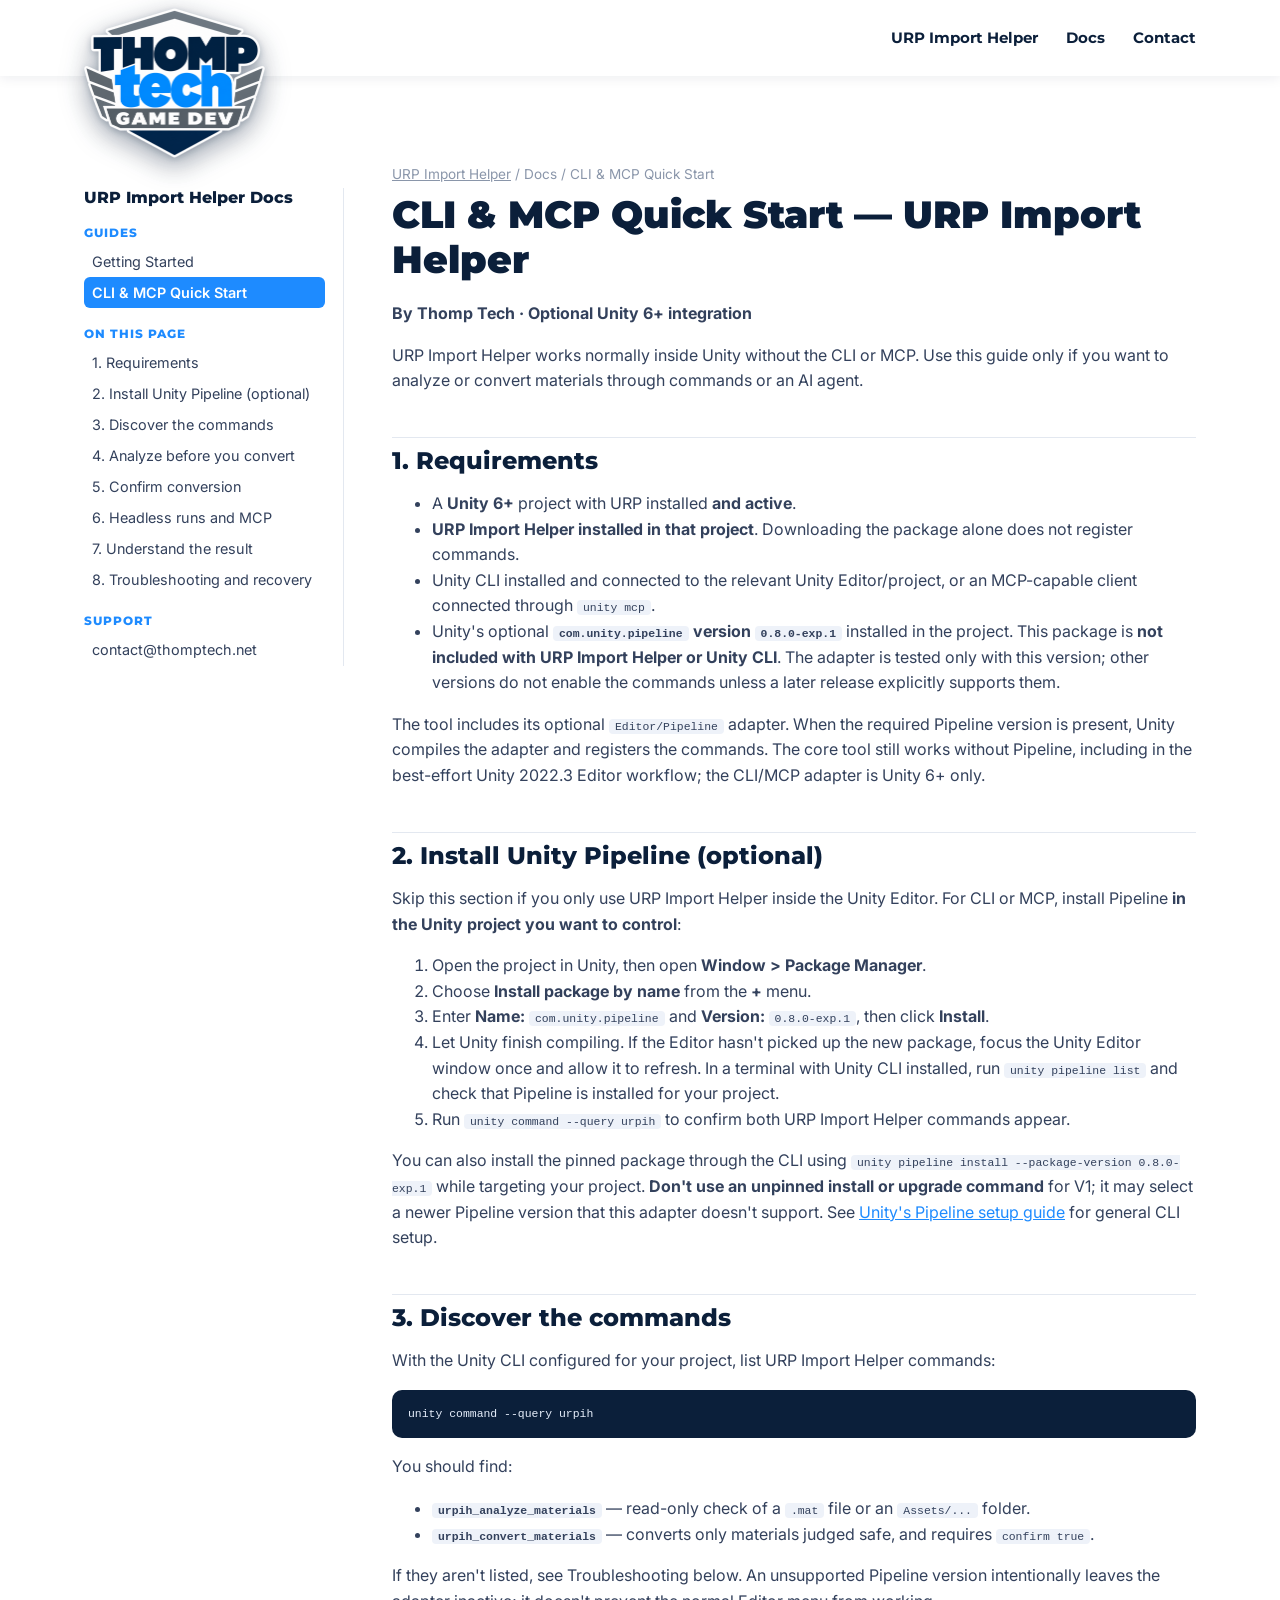
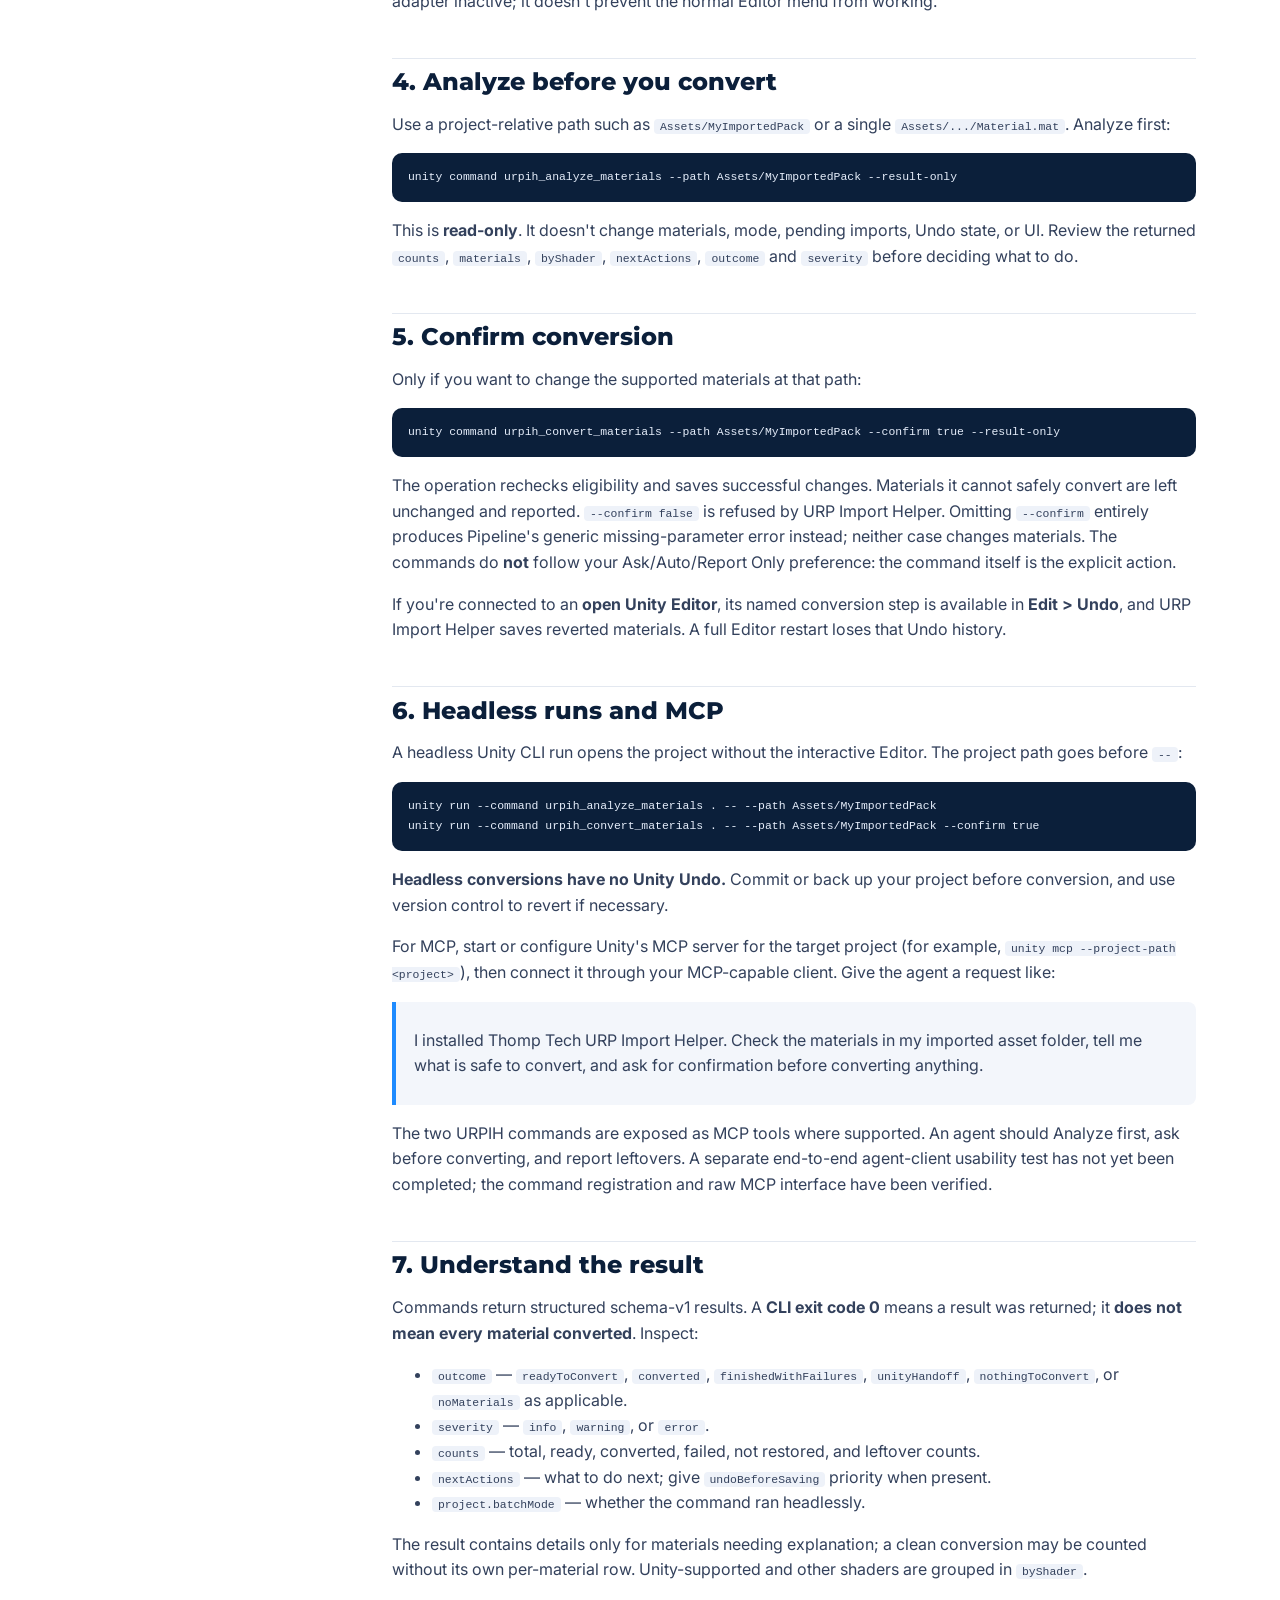
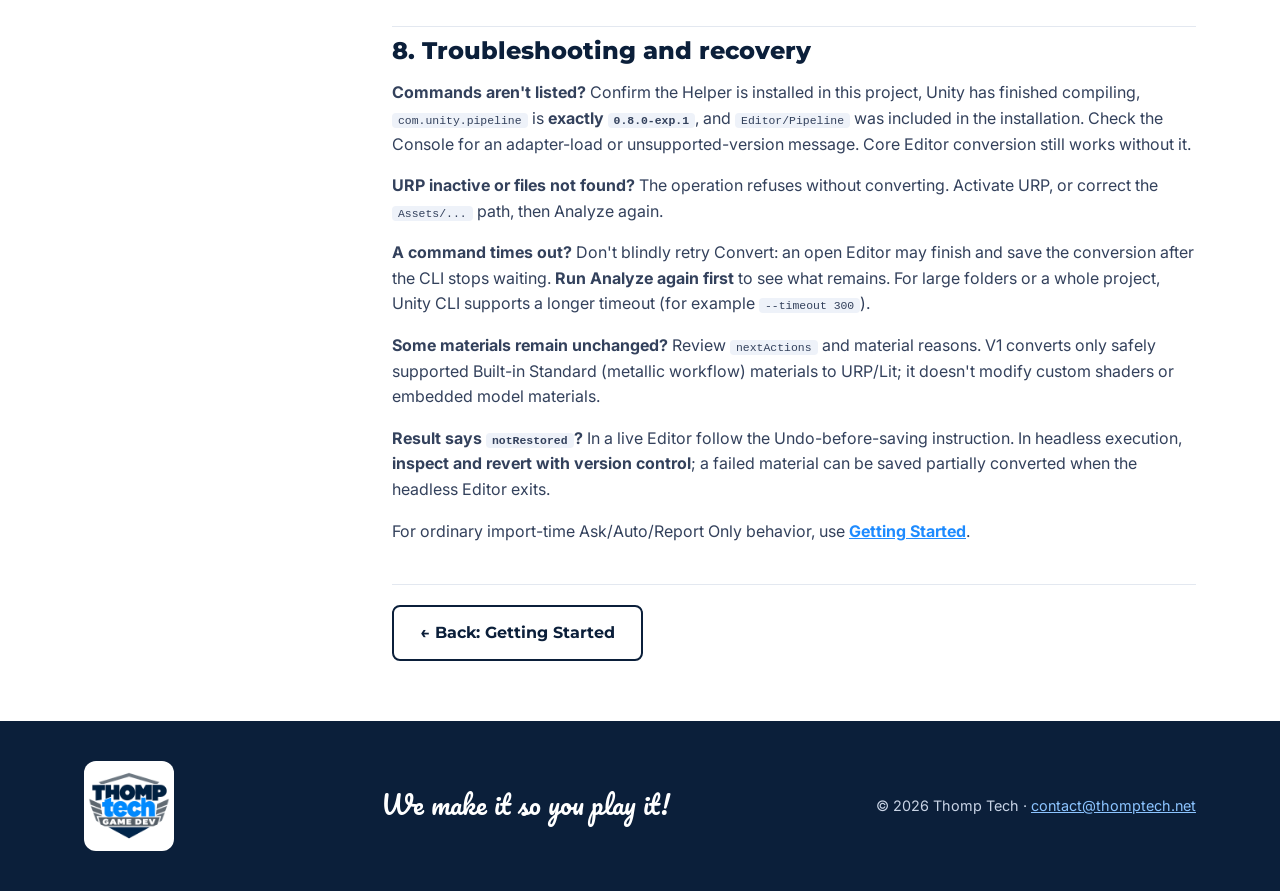
<file: urp-import-helper/docs/cli-mcp/index.html>
<!DOCTYPE html>
<html lang="en">
<head>
<meta charset="UTF-8"><meta name="viewport" content="width=device-width, initial-scale=1">
<title>CLI &amp; MCP Quick Start | URP Import Helper Docs | Thomp Tech</title>
<meta name="description" content="Optional Unity 6+ CLI and MCP integration for URP Import Helper by Thomp Tech.">
<link rel="preconnect" href="https://fonts.googleapis.com"><link rel="preconnect" href="https://fonts.gstatic.com" crossorigin>
<link href="https://fonts.googleapis.com/css2?family=Montserrat:wght@600;700;800;900&family=Inter:wght@400;500;600&family=Pacifico&display=swap" rel="stylesheet">
<link rel="stylesheet" href="/style.css"><link rel="stylesheet" href="/urp-import-helper/urpih.css">
<link rel="icon" href="/favicon.ico" sizes="any"><link rel="icon" type="image/png" href="/favicon-32.png"><link rel="apple-touch-icon" href="/apple-touch-icon.png">
</head>
<body class="docs-page">
<header class="site-header">
  <div class="wrap nav-row">
    <a href="/" class="brand"><img src="/images/logo-float.png?v=2" alt="Thomp Tech Game Dev logo"></a>
    <nav><a href="/urp-import-helper/">URP Import Helper</a><a href="/urp-import-helper/docs/">Docs</a><a href="/#contact">Contact</a></nav>
  </div>
</header>
<div class="wrap docs-layout">
<aside class="docs-side">
  <details open id="docs-toc"><summary>URP Import Helper Docs</summary><script>if(matchMedia("(max-width:900px)").matches)document.getElementById("docs-toc").open=false</script>
  <p class="side-h">Guides</p>
  <ul><li><a href="/urp-import-helper/docs/">Getting Started</a></li><li><a href="/urp-import-helper/docs/cli-mcp/" class="active">CLI &amp; MCP Quick Start</a></li></ul>
  <p class="side-h">On this page</p>
  
<ul>
<li><a href="#1-requirements">1. Requirements</a></li>
<li><a href="#2-install-unity-pipeline-optional">2. Install Unity Pipeline (optional)</a></li>
<li><a href="#3-discover-the-commands">3. Discover the commands</a></li>
<li><a href="#4-analyze-before-you-convert">4. Analyze before you convert</a></li>
<li><a href="#5-confirm-conversion">5. Confirm conversion</a></li>
<li><a href="#6-headless-runs-and-mcp">6. Headless runs and MCP</a></li>
<li><a href="#7-understand-the-result">7. Understand the result</a></li>
<li><a href="#8-troubleshooting-and-recovery">8. Troubleshooting and recovery</a></li>
</ul>


  <p class="side-h">Support</p>
  <ul><li><a href="mailto:contact@thomptech.net">contact@thomptech.net</a></li></ul>
  </details>
</aside>
<main class="docs-main">
<p class="crumbs"><a href="/urp-import-helper/">URP Import Helper</a> / Docs / CLI &amp; MCP Quick Start</p>
<h1 id="cli-mcp-quick-start-urp-import-helper">CLI &amp; MCP Quick Start — URP Import Helper</h1>
<p><strong>By Thomp Tech · Optional Unity 6+ integration</strong></p>
<p>URP Import Helper works normally inside Unity without the CLI or MCP. Use this guide only if you want to analyze or convert materials through commands or an AI agent.</p>
<h2 id="1-requirements">1. Requirements</h2>
<ul>
<li>A <strong>Unity 6+</strong> project with URP installed <strong>and active</strong>.</li>
<li><strong>URP Import Helper installed in that project</strong>. Downloading the package alone does not register commands.</li>
<li>Unity CLI installed and connected to the relevant Unity Editor/project, or an MCP-capable client connected through <code>unity mcp</code>.</li>
<li>Unity's optional <strong><code>com.unity.pipeline</code> version <code>0.8.0-exp.1</code></strong> installed in the project. This package is <strong>not included with URP Import Helper or Unity CLI</strong>. The adapter is tested only with this version; other versions do not enable the commands unless a later release explicitly supports them.</li>
</ul>
<p>The tool includes its optional <code>Editor/Pipeline</code> adapter. When the required Pipeline version is present, Unity compiles the adapter and registers the commands. The core tool still works without Pipeline, including in the best-effort Unity 2022.3 Editor workflow; the CLI/MCP adapter is Unity 6+ only.</p>
<h2 id="2-install-unity-pipeline-optional">2. Install Unity Pipeline (optional)</h2>
<p>Skip this section if you only use URP Import Helper inside the Unity Editor. For CLI or MCP, install Pipeline <strong>in the Unity project you want to control</strong>:</p>
<ol>
<li>Open the project in Unity, then open <strong>Window &gt; Package Manager</strong>.</li>
<li>Choose <strong>Install package by name</strong> from the <strong>+</strong> menu.</li>
<li>Enter <strong>Name:</strong> <code>com.unity.pipeline</code> and <strong>Version:</strong> <code>0.8.0-exp.1</code>, then click <strong>Install</strong>.</li>
<li>Let Unity finish compiling. If the Editor hasn't picked up the new package, focus the Unity Editor window once and allow it to refresh. In a terminal with Unity CLI installed, run <code>unity pipeline list</code> and check that Pipeline is installed for your project.</li>
<li>Run <code>unity command --query urpih</code> to confirm both URP Import Helper commands appear.</li>
</ol>
<p>You can also install the pinned package through the CLI using <code>unity pipeline install --package-version 0.8.0-exp.1</code> while targeting your project. <strong>Don't use an unpinned install or upgrade command</strong> for V1; it may select a newer Pipeline version that this adapter doesn't support. See <a href="https://docs.unity.com/en-us/unity-cli/unity-pipeline/unity-pipeline-package">Unity's Pipeline setup guide</a> for general CLI setup.</p>
<h2 id="3-discover-the-commands">3. Discover the commands</h2>
<p>With the Unity CLI configured for your project, list URP Import Helper commands:</p>
<pre><code class="language-sh">unity command --query urpih
</code></pre>
<p>You should find:</p>
<ul>
<li><strong><code>urpih_analyze_materials</code></strong> — read-only check of a <code>.mat</code> file or an <code>Assets/...</code> folder.</li>
<li><strong><code>urpih_convert_materials</code></strong> — converts only materials judged safe, and requires <code>confirm true</code>.</li>
</ul>
<p>If they aren't listed, see Troubleshooting below. An unsupported Pipeline version intentionally leaves the adapter inactive; it doesn't prevent the normal Editor menu from working.</p>
<h2 id="4-analyze-before-you-convert">4. Analyze before you convert</h2>
<p>Use a project-relative path such as <code>Assets/MyImportedPack</code> or a single <code>Assets/.../Material.mat</code>. Analyze first:</p>
<pre><code class="language-sh">unity command urpih_analyze_materials --path Assets/MyImportedPack --result-only
</code></pre>
<p>This is <strong>read-only</strong>. It doesn't change materials, mode, pending imports, Undo state, or UI. Review the returned <code>counts</code>, <code>materials</code>, <code>byShader</code>, <code>nextActions</code>, <code>outcome</code> and <code>severity</code> before deciding what to do.</p>
<h2 id="5-confirm-conversion">5. Confirm conversion</h2>
<p>Only if you want to change the supported materials at that path:</p>
<pre><code class="language-sh">unity command urpih_convert_materials --path Assets/MyImportedPack --confirm true --result-only
</code></pre>
<p>The operation rechecks eligibility and saves successful changes. Materials it cannot safely convert are left unchanged and reported. <code>--confirm false</code> is refused by URP Import Helper. Omitting <code>--confirm</code> entirely produces Pipeline's generic missing-parameter error instead; neither case changes materials. The commands do <strong>not</strong> follow your Ask/Auto/Report Only preference: the command itself is the explicit action.</p>
<p>If you're connected to an <strong>open Unity Editor</strong>, its named conversion step is available in <strong>Edit &gt; Undo</strong>, and URP Import Helper saves reverted materials. A full Editor restart loses that Undo history.</p>
<h2 id="6-headless-runs-and-mcp">6. Headless runs and MCP</h2>
<p>A headless Unity CLI run opens the project without the interactive Editor. The project path goes before <code>--</code>:</p>
<pre><code class="language-sh">unity run --command urpih_analyze_materials . -- --path Assets/MyImportedPack
unity run --command urpih_convert_materials . -- --path Assets/MyImportedPack --confirm true
</code></pre>
<p><strong>Headless conversions have no Unity Undo.</strong> Commit or back up your project before conversion, and use version control to revert if necessary.</p>
<p>For MCP, start or configure Unity's MCP server for the target project (for example, <code>unity mcp --project-path &lt;project&gt;</code>), then connect it through your MCP-capable client. Give the agent a request like:</p>
<blockquote>
<p>I installed Thomp Tech URP Import Helper. Check the materials in my imported asset folder, tell me what is safe to convert, and ask for confirmation before converting anything.</p>
</blockquote>
<p>The two URPIH commands are exposed as MCP tools where supported. An agent should Analyze first, ask before converting, and report leftovers. A separate end-to-end agent-client usability test has not yet been completed; the command registration and raw MCP interface have been verified.</p>
<h2 id="7-understand-the-result">7. Understand the result</h2>
<p>Commands return structured schema-v1 results. A <strong>CLI exit code 0</strong> means a result was returned; it <strong>does not mean every material converted</strong>. Inspect:</p>
<ul>
<li><code>outcome</code> — <code>readyToConvert</code>, <code>converted</code>, <code>finishedWithFailures</code>, <code>unityHandoff</code>, <code>nothingToConvert</code>, or <code>noMaterials</code> as applicable.</li>
<li><code>severity</code> — <code>info</code>, <code>warning</code>, or <code>error</code>.</li>
<li><code>counts</code> — total, ready, converted, failed, not restored, and leftover counts.</li>
<li><code>nextActions</code> — what to do next; give <code>undoBeforeSaving</code> priority when present.</li>
<li><code>project.batchMode</code> — whether the command ran headlessly.</li>
</ul>
<p>The result contains details only for materials needing explanation; a clean conversion may be counted without its own per-material row. Unity-supported and other shaders are grouped in <code>byShader</code>.</p>
<h2 id="8-troubleshooting-and-recovery">8. Troubleshooting and recovery</h2>
<p><strong>Commands aren't listed?</strong> Confirm the Helper is installed in this project, Unity has finished compiling, <code>com.unity.pipeline</code> is <strong>exactly <code>0.8.0-exp.1</code></strong>, and <code>Editor/Pipeline</code> was included in the installation. Check the Console for an adapter-load or unsupported-version message. Core Editor conversion still works without it.</p>
<p><strong>URP inactive or files not found?</strong> The operation refuses without converting. Activate URP, or correct the <code>Assets/...</code> path, then Analyze again.</p>
<p><strong>A command times out?</strong> Don't blindly retry Convert: an open Editor may finish and save the conversion after the CLI stops waiting. <strong>Run Analyze again first</strong> to see what remains. For large folders or a whole project, Unity CLI supports a longer timeout (for example <code>--timeout 300</code>).</p>
<p><strong>Some materials remain unchanged?</strong> Review <code>nextActions</code> and material reasons. V1 converts only safely supported Built-in Standard (metallic workflow) materials to URP/Lit; it doesn't modify custom shaders or embedded model materials.</p>
<p><strong>Result says <code>notRestored</code>?</strong> In a live Editor follow the Undo-before-saving instruction. In headless execution, <strong>inspect and revert with version control</strong>; a failed material can be saved partially converted when the headless Editor exits.</p>
<p>For ordinary import-time Ask/Auto/Report Only behavior, use <strong><a href="/urp-import-helper/docs/">Getting Started</a></strong>.</p>
<div class="docs-next"><a class="btn outline" href="/urp-import-helper/docs/">&larr; Back: Getting Started</a></div>
</main>
</div>
<footer class="site-footer">
  <div class="wrap foot-row">
    <img src="/images/logo-transparent.png" alt="Thomp Tech logo">
    <p class="script">We make it so you play it!</p>
    <p class="copy">&copy; 2026 Thomp Tech &middot; <a href="mailto:contact@thomptech.net">contact@thomptech.net</a></p>
  </div>
</footer>
<script>(()=>{const h=document.querySelector(".site-header"),f=()=>h.classList.toggle("scrolled",scrollY>40);addEventListener("scroll",f,{passive:true});f()})();</script>
</body>
</html>
</file>
<file: style.css>
:root{--navy:#0B1F3A;--blue:#1E8BFF;--text:#33415c;--bg2:#f3f6fb}
*{box-sizing:border-box}html{scroll-behavior:smooth;scroll-padding-top:84px}
body{margin:0;font-family:Inter,system-ui,sans-serif;color:var(--text);line-height:1.6}
img{max-width:100%;display:block}
h1,h2,h3,.btn,nav a,.eyebrow{font-family:Montserrat,sans-serif}
h1,h2,h3{color:var(--navy);margin:.2em 0 .5em;line-height:1.15}
h2{font-size:clamp(1.6rem,3vw,2.3rem);font-weight:800}
h3{font-size:1.15rem;font-weight:700}
.wrap{max-width:1160px;margin:0 auto;padding:0 24px}
.site-header{position:sticky;top:0;z-index:10;background:#fff;box-shadow:0 2px 12px rgba(11,31,58,.08)}
.nav-row{display:flex;align-items:center;justify-content:space-between;height:76px}
.brand img{height:62px;width:auto}
nav{display:flex;gap:28px}
nav a{color:var(--navy);text-decoration:none;font-weight:700;font-size:.95rem}
nav a:hover{color:var(--blue)}
.hero{min-height:600px;display:flex;align-items:flex-start;padding-top:15px;background:linear-gradient(90deg,rgba(255,255,255,.88) 0%,rgba(255,255,255,.6) 40%,rgba(255,255,255,0) 68%),url(images/hero.webp) center/cover}
.hero-inner{width:100%}
.hero h1{font-size:clamp(2.2rem,5vw,3.8rem);font-weight:900;max-width:640px;margin-bottom:.2em}
.hero h1 span{color:var(--blue)}
.tagline{font-family:Pacifico,cursive;color:var(--blue);font-size:1.5rem;margin:0 0 .6em}
.lead{max-width:520px;font-size:1.1rem;color:var(--navy)}
.btns{display:flex;gap:14px;flex-wrap:wrap;margin-top:24px}
.btn{display:inline-flex;align-items:center;gap:8px;padding:13px 26px;border-radius:8px;font-weight:700;text-decoration:none;font-size:1rem;transition:.2s}
.btn.primary{background:var(--blue);color:#fff;box-shadow:0 6px 18px rgba(30,139,255,.35)}
.btn.primary:hover{background:#0b74e5}
.btn.outline{background:#fff;color:var(--navy);border:2px solid var(--navy)}
.btn.outline:hover{border-color:var(--blue);color:var(--blue)}
.btn.disabled{background:#e6eaf1;color:#7b879b;cursor:default}
.btn .ph{font-size:.7rem;font-weight:500;opacity:.75}
.ph{font-style:italic;color:#8a96aa}
.ph-box{border:1px dashed #b8c3d6;border-radius:8px;padding:10px 18px;margin:16px 0;background:#fafcff}
.ph-box p,.ph-box ul{margin:.3em 0}
.section{padding:84px 0}.alt{background:var(--bg2)}
.eyebrow{color:var(--blue);font-weight:800;text-transform:uppercase;letter-spacing:.08em;font-size:.82rem;margin:0}
.center{text-align:center}
.featured{display:grid;grid-template-columns:1.1fr 1fr;gap:48px;align-items:center}
.feat-img{position:relative}
.feat-img img{border-radius:14px;box-shadow:0 12px 30px rgba(11,31,58,.18)}
.badge{position:absolute;top:14px;left:14px;background:rgba(11,31,58,.8);color:#fff;font-size:.8rem;padding:5px 12px;border-radius:20px;font-weight:600}
.cards{display:grid;grid-template-columns:repeat(3,1fr);gap:28px;margin-top:36px}
.card{background:#fff;border-radius:14px;overflow:hidden;box-shadow:0 8px 24px rgba(11,31,58,.1)}
.card img{aspect-ratio:16/10;object-fit:cover;width:100%}
.card-body{padding:20px 22px 24px}.card-body p{margin:0}
.past{text-align:center;margin-top:40px}.past p{margin:.3em 0}.muted{color:#8a96aa;font-style:italic}
.about{display:grid;grid-template-columns:340px 1fr;gap:56px;align-items:center}
.headshot{border-radius:16px;box-shadow:0 12px 30px rgba(11,31,58,.18);aspect-ratio:4/5;object-fit:cover;width:100%}
.contact{background:linear-gradient(rgba(243,246,251,.92),rgba(243,246,251,.92)),url(images/desk-window.webp) center/cover}
.contact-inner{max-width:720px}
.email a{color:var(--blue);font-weight:600}
.center-btns{justify-content:center}
.site-footer{background:var(--navy);color:#c9d4e6;padding:40px 0}
.foot-row{display:flex;align-items:center;justify-content:space-between;gap:24px;flex-wrap:wrap}
.foot-row img{height:90px;width:auto;background:#fff;border-radius:12px;padding:4px}
.script{font-family:Pacifico,cursive;color:#fff;font-size:1.6rem;margin:0}
.copy{margin:0;font-size:.9rem}
@media (max-width:900px){
 nav{gap:16px}nav a{font-size:.85rem}
 .featured,.about{grid-template-columns:1fr}
 .about .headshot{max-width:320px;margin:0 auto}
 .cards{grid-template-columns:1fr 1fr}
}
@media (max-width:640px){
 .nav-row{flex-direction:column;height:auto;padding:10px 16px;gap:6px}
 .brand img{height:48px}
 nav{flex-wrap:wrap;justify-content:center;gap:6px 14px}
 html{scroll-padding-top:120px}
 .hero{min-height:520px;background:linear-gradient(rgba(255,255,255,.82),rgba(255,255,255,.55)),url(images/hero.webp) 70% center/cover}
 .cards{grid-template-columns:1fr}
 .section{padding:60px 0}
 .foot-row{flex-direction:column;text-align:center}
}
.btn.primary .ph{color:#dbeaff;opacity:1}
.devlog .muted{font-size:1.15rem}@media(max-width:640px){.nav-row{flex-direction:column}}
.duo{display:grid;grid-template-columns:1fr 1fr;gap:32px;align-items:stretch}
.duo-card{background:#fff;border-radius:16px;overflow:hidden;box-shadow:0 10px 28px rgba(11,31,58,.12);display:flex;flex-direction:column}
.duo-img{position:relative}.duo-img img{width:100%;aspect-ratio:16/9;object-fit:cover}
.duo-body{padding:26px 30px 30px;display:flex;flex-direction:column;flex:1}
.duo-body h2{font-size:clamp(1.4rem,2.4vw,1.9rem)}
.duo-btn{margin-top:auto;padding-top:16px}
@media(max-width:800px){.duo{grid-template-columns:1fr}}
.features{list-style:none;padding:0;margin:8px 0 12px;font-size:.93rem}
.features li{position:relative;padding-left:22px;margin:7px 0;line-height:1.45}
.features li::before{content:"";position:absolute;left:0;top:.45em;width:10px;height:10px;border-radius:3px;background:var(--blue)}
.features strong{color:var(--navy)}
#devlog .duo-img img{display:block;height:auto;aspect-ratio:16/9;object-fit:cover}
/* floating logo */
.nav-row{position:relative;justify-content:flex-end}
.brand{position:absolute;left:24px;top:8px;z-index:20;transition:transform .3s ease}
.brand img{height:150px;width:auto;filter:drop-shadow(0 8px 14px rgba(11,31,58,.35)) drop-shadow(0 2px 3px rgba(11,31,58,.25));transition:height .3s ease}
.site-header.scrolled .brand img{height:64px}
.hero-inner{padding-top:90px}
@media(max-width:640px){
 .nav-row{flex-direction:row;height:64px;padding:0 12px 0 104px;justify-content:flex-end}
 .brand{left:12px;top:6px}
 .brand img{height:80px}
 .site-header.scrolled .brand img{height:52px}
 nav{gap:4px 12px;justify-content:flex-end}nav a{font-size:.8rem}
 html{scroll-padding-top:72px}
 .hero-inner{padding-top:20px}
}
</file>
<file: urp-import-helper/urpih.css>
/* URP Import Helper product + docs pages (extends /style.css) */
.urp-hero{background:linear-gradient(135deg,#0B1F3A 0%,#12325e 60%,#1E8BFF 140%);color:#fff;padding:108px 0 70px}
.urp-hero h1{color:#fff;font-size:clamp(1.8rem,4vw,3rem);font-weight:900;max-width:900px;line-height:1.2}
.urp-hero .eyebrow{color:#8cc4ff}
.urp-hero .lead{color:#dbe7f7;max-width:720px}
.urp-hero .btn.outline{background:transparent;color:#fff;border-color:#fff}
.urp-hero .btn.outline:hover{color:#8cc4ff;border-color:#8cc4ff}
.store-note{font-size:.85rem;color:#b9c9e0;margin-top:10px}
.steps{display:grid;grid-template-columns:repeat(3,1fr);gap:24px;margin-top:32px}
.step{background:#fff;border-radius:14px;box-shadow:0 8px 24px rgba(11,31,58,.1);padding:22px}
.step .num{display:inline-block;width:34px;height:34px;border-radius:50%;background:var(--blue);color:#fff;font:800 1rem/34px Montserrat,sans-serif;text-align:center;margin-bottom:8px}
.shot{margin:0;background:#fff;border-radius:12px;overflow:hidden;box-shadow:0 8px 24px rgba(11,31,58,.12)}
.shot img{width:100%;height:auto}
.shot figcaption{padding:10px 14px;font-size:.88rem}
.shot-grid{display:grid;grid-template-columns:repeat(2,1fr);gap:24px;margin-top:32px}
.shot.wide{grid-column:1/-1}
.ph-shot{display:flex;align-items:center;justify-content:center;flex-direction:column;text-align:center;aspect-ratio:16/9;border:2px dashed #9fb0cb;border-radius:12px;background:repeating-linear-gradient(45deg,#f7f9fd,#f7f9fd 12px,#eef2f9 12px,#eef2f9 24px);color:#5b6b85;padding:16px}
.ph-shot strong{font-family:Montserrat,sans-serif;color:var(--navy);font-size:1.05rem}
.feat-grid{display:grid;grid-template-columns:repeat(3,1fr);gap:24px;margin-top:32px}
.feat{background:#fff;border-radius:14px;padding:22px 24px;box-shadow:0 8px 24px rgba(11,31,58,.08);border-top:4px solid var(--blue)}
.feat p{margin:0;font-size:.95rem}
.two-col{display:grid;grid-template-columns:1fr 1fr;gap:40px}
.doc-links{display:flex;gap:14px;flex-wrap:wrap;margin-top:18px}
.site-footer a{color:#8cc4ff}
/* docs */
.docs-page .site-header{position:sticky}
.docs-layout{display:grid;grid-template-columns:260px 1fr;gap:48px;padding-top:88px;padding-bottom:60px}
.docs-side{position:sticky;top:96px;align-self:start;max-height:calc(100vh - 110px);overflow:auto;font-size:.9rem;border-right:1px solid #e3e8f0;padding-right:18px;margin-top:24px}
.docs-side summary{font:800 1rem Montserrat,sans-serif;color:var(--navy);cursor:pointer;list-style:none;margin-bottom:6px}
.docs-side summary::-webkit-details-marker{display:none}
.side-h{font:800 .75rem Montserrat,sans-serif;text-transform:uppercase;letter-spacing:.08em;color:var(--blue);margin:18px 0 6px}
.docs-side ul{list-style:none;margin:0;padding:0}
.docs-side ul ul{padding-left:14px}
.docs-side a{display:block;padding:4px 8px;border-radius:6px;color:var(--text);text-decoration:none}
.docs-side a:hover{background:var(--bg2);color:var(--blue)}
.docs-side a.active{background:var(--blue);color:#fff;font-weight:600}
.docs-main{min-width:0;max-width:820px}
.docs-main h1{font-size:clamp(1.7rem,3.5vw,2.4rem);font-weight:900}
.docs-main h2{font-size:1.5rem;margin-top:1.8em;padding-top:.4em;border-top:1px solid #e3e8f0}
.docs-main h3{margin-top:1.4em}
.docs-main a{color:var(--blue)}
.docs-main code{background:#eef2f9;padding:1px 6px;border-radius:4px;font-size:.88em}
.docs-main pre{background:#0B1F3A;color:#e6eefb;padding:14px 16px;border-radius:10px;overflow-x:auto}
.docs-main pre code{background:none;padding:0;color:inherit}
.docs-main blockquote{margin:1em 0;padding:10px 18px;border-left:4px solid var(--blue);background:var(--bg2);border-radius:0 8px 8px 0}
.crumbs{font-size:.85rem;color:#8a96aa;margin:0}.crumbs a{color:#8a96aa}
.docs-next{margin-top:40px;padding-top:20px;border-top:1px solid #e3e8f0}
.docs-next .btn{color:var(--navy)}
@media(max-width:900px){.steps,.feat-grid{grid-template-columns:1fr 1fr}.two-col{grid-template-columns:1fr}
 .docs-layout{grid-template-columns:1fr;gap:16px;padding-top:96px}
 .docs-side{position:static;max-height:none;border-right:0;border:1px solid #e3e8f0;border-radius:10px;padding:12px 14px;background:var(--bg2);margin-top:0}
 .docs-side details:not([open]) summary::after{content:" ▸"}}
@media(max-width:640px){.steps,.feat-grid,.shot-grid{grid-template-columns:1fr}.urp-hero{padding:36px 0 50px}.docs-layout{padding-top:42px}}
.urp-hero-shot{margin-top:40px;max-width:1040px;background:transparent;box-shadow:0 18px 48px rgba(0,0,0,.35)}
.urp-hero-shot img{display:block}
/* product walkthrough (below hero) */
.walk,.more,.walk-cta{background:#fff;padding:72px 0}
.walk.alt,.more.alt,.walk-cta.alt{background:var(--bg2)}
.walk h2,.more h2,.walk-cta h2{font-size:clamp(1.5rem,2.4vw,1.875rem);margin:0 0 8px}
.walk-head{display:flex;gap:20px;align-items:flex-start;max-width:760px;margin-bottom:32px}
.walk-head p{margin:0;font-size:1.0625rem}
.walk-num{font:800 1rem/1 Montserrat,sans-serif;color:var(--blue);padding-top:10px;min-width:28px}
.walk-shot{margin:0 auto;max-width:1040px}
.walk-shot img{display:block;width:100%;height:auto;border-radius:10px;box-shadow:0 12px 32px rgba(11,31,58,.18)}
.walk-shot figcaption{font-size:.9rem;color:#5b6b85;margin-top:12px}
.walk-shot figcaption a,.more a,.support a{color:var(--blue)}
.walk-shot.small{max-width:640px;margin-top:40px}
.limits{max-width:760px;padding-left:20px;margin:16px 0 0;font-size:1.0625rem}.limits li{margin-bottom:8px}
.support{margin-top:20px;color:#5b6b85}
@media(max-width:640px){.walk,.more,.walk-cta{padding:56px 0}.walk-head{flex-direction:column;gap:4px}.walk-num{padding-top:0}}

.walk-shot.w-784{max-width:784px}.walk-shot.w-820{max-width:820px}.walk-shot.small{max-width:640px}
</file>
